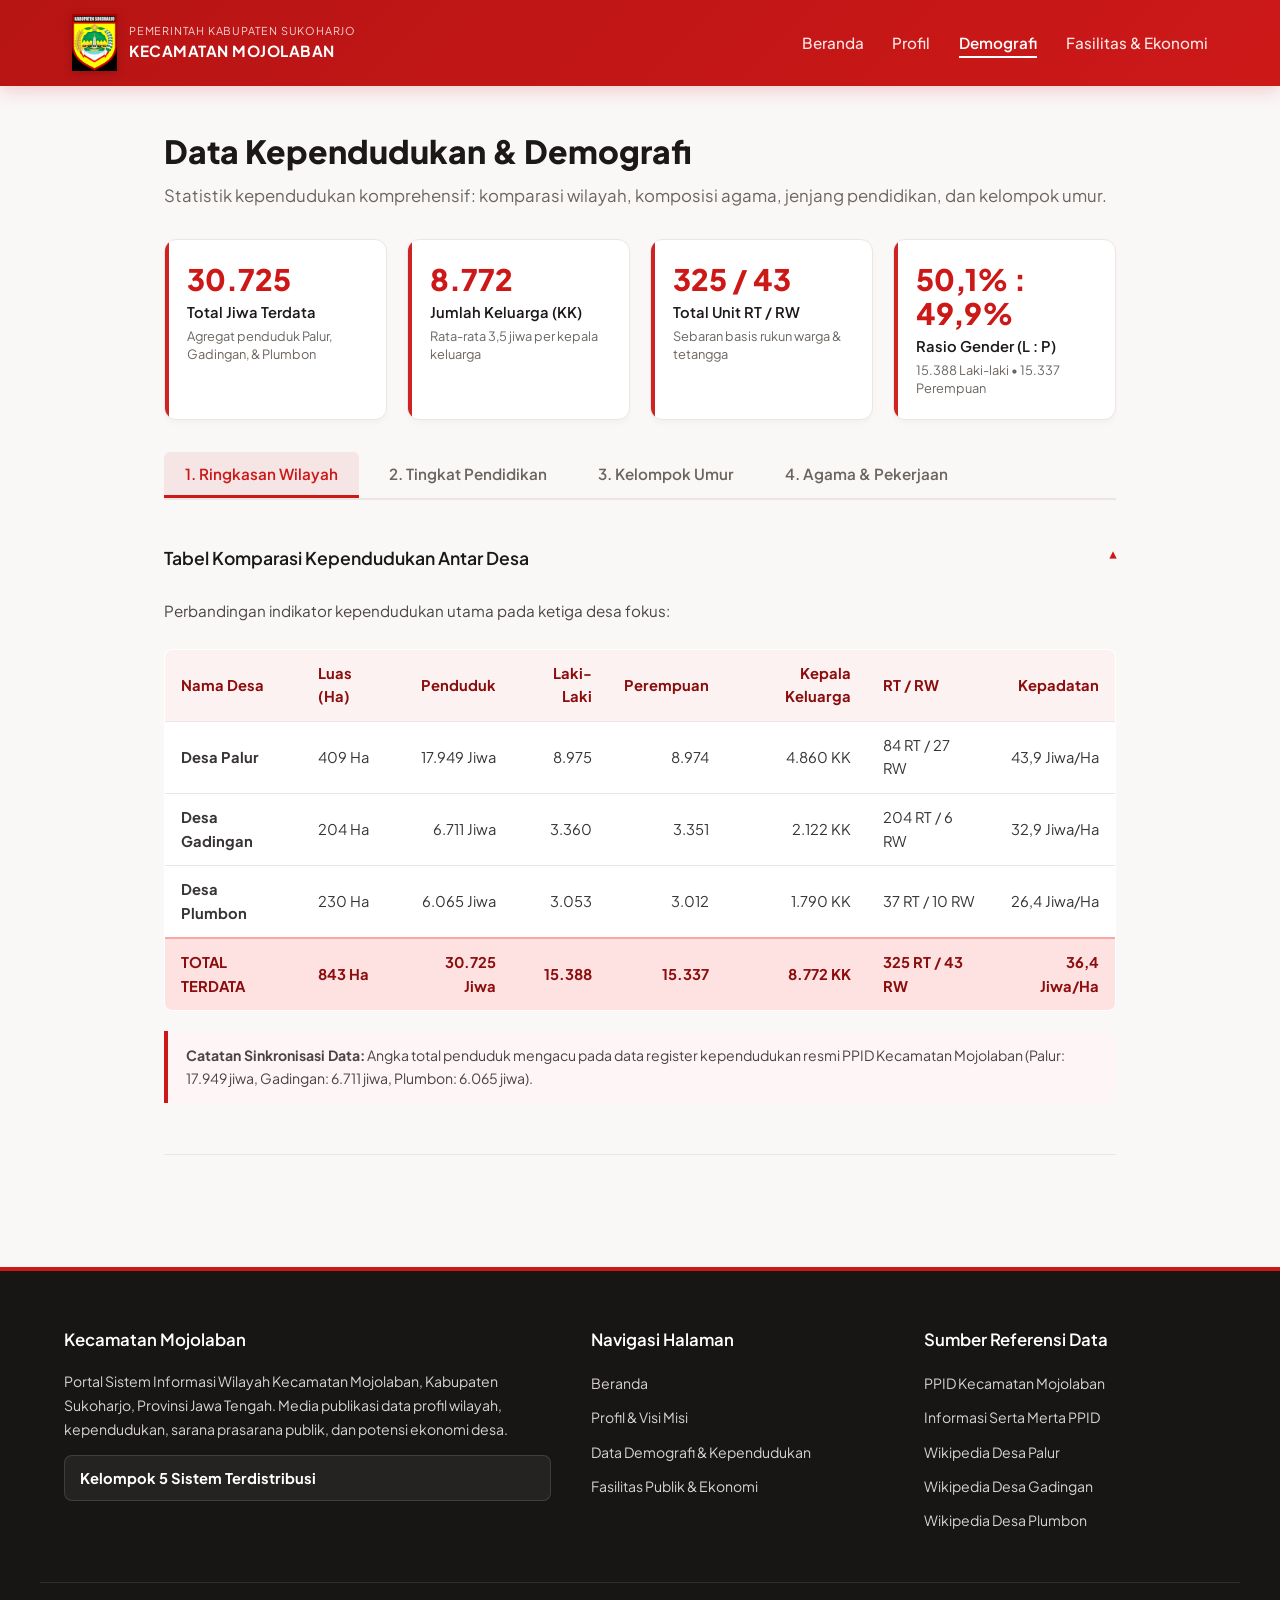
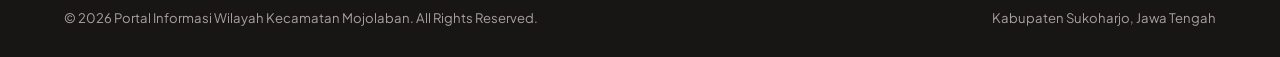
<file: demografi.html>
<!DOCTYPE html>
<html lang="id">
<head>
    <meta charset="UTF-8">
    <meta name="viewport" content="width=device-width, initial-scale=1.0">
    <meta name="description" content="Data Kependudukan, Demografi, Agama, Tingkat Pendidikan, dan Piramida Usia Wilayah Kecamatan Mojolaban, Kabupaten Sukoharjo.">
    <title>Data Demografi & Kependudukan - Kecamatan Mojolaban</title>
    <link rel="icon" href="logo-sukoharjo.jpg" type="image/jpeg">
    <link rel="stylesheet" href="style.css">
</head>
<body>
    <a href="#main-content" class="skip-link">Langsung ke Konten Utama</a>

    <header>
        <nav class="navbar">
            <a href="index.html" class="brand-container">
                <img src="logo-sukoharjo.jpg" alt="Logo Kabupaten Sukoharjo" class="logo-img" onerror="this.style.display='none'">
                <div class="brand-text">
                    <span>PEMERINTAH KABUPATEN SUKOHARJO</span>
                    <strong>KECAMATAN MOJOLABAN</strong>
                </div>
            </a>
            <button class="hamburger" aria-label="Toggle menu navigasi" aria-expanded="false">
                <span></span>
                <span></span>
                <span></span>
            </button>
            <ul class="nav-links" aria-hidden="false">
                <li><a href="index.html">Beranda</a></li>
                <li><a href="profil.html">Profil</a></li>
                <li><a href="demografi.html" class="active">Demografi</a></li>
                <li><a href="fasilitas.html">Fasilitas &amp; Ekonomi</a></li>
            </ul>
        </nav>
    </header>

    <main id="main-content" class="page-content">
        <div class="standard-content-container">
            <h1>Data Kependudukan &amp; Demografi</h1>
            <p class="subtitle" style="margin-bottom: 1.5rem;">Statistik kependudukan komprehensif: komparasi wilayah, komposisi agama, jenjang pendidikan, dan kelompok umur.</p>

            <!-- Ringkasan Kartu Metrik -->
            <div class="metric-grid">
                <div class="metric-card">
                    <div class="metric-number">30.725</div>
                    <div class="metric-label">Total Jiwa Terdata</div>
                    <div class="metric-desc">Agregat penduduk Palur, Gadingan, &amp; Plumbon</div>
                </div>
                <div class="metric-card">
                    <div class="metric-number">8.772</div>
                    <div class="metric-label">Jumlah Keluarga (KK)</div>
                    <div class="metric-desc">Rata-rata 3,5 jiwa per kepala keluarga</div>
                </div>
                <div class="metric-card">
                    <div class="metric-number">325 / 43</div>
                    <div class="metric-label">Total Unit RT / RW</div>
                    <div class="metric-desc">Sebaran basis rukun warga &amp; tetangga</div>
                </div>
                <div class="metric-card">
                    <div class="metric-number">50,1% : 49,9%</div>
                    <div class="metric-label">Rasio Gender (L : P)</div>
                    <div class="metric-desc">15.388 Laki-laki &bull; 15.337 Perempuan</div>
                </div>
            </div>

            <!-- Tab Switcher untuk Menjelajah Data -->
            <div class="tab-container" style="margin-top: 2rem;">
                <div class="tab-bar">
                    <button class="tab-btn active" onclick="switchTab(event, 'tab-ringkasan')">1. Ringkasan Wilayah</button>
                    <button class="tab-btn" onclick="switchTab(event, 'tab-pendidikan')">2. Tingkat Pendidikan</button>
                    <button class="tab-btn" onclick="switchTab(event, 'tab-umur')">3. Kelompok Umur</button>
                    <button class="tab-btn" onclick="switchTab(event, 'tab-agama')">4. Agama &amp; Pekerjaan</button>
                </div>

                <!-- TAB 1: Ringkasan Kependudukan -->
                <div id="tab-ringkasan" class="tab-panel active">
                    <div class="accordion-item open">
                        <div class="accordion-header" onclick="toggleAccordion(this)">
                            <span>Tabel Komparasi Kependudukan Antar Desa</span>
                            <span class="arrow-v">▾</span>
                        </div>
                        <div class="accordion-content">
                            <p>Perbandingan indikator kependudukan utama pada ketiga desa fokus:</p>
                            <div class="table-responsive">
                                <table class="data-table">
                                    <thead>
                                        <tr>
                                            <th>Nama Desa</th>
                                            <th>Luas (Ha)</th>
                                            <th class="num">Penduduk</th>
                                            <th class="num">Laki-Laki</th>
                                            <th class="num">Perempuan</th>
                                            <th class="num">Kepala Keluarga</th>
                                            <th>RT / RW</th>
                                            <th class="num">Kepadatan</th>
                                        </tr>
                                    </thead>
                                    <tbody>
                                        <tr>
                                            <td><strong>Desa Palur</strong></td>
                                            <td>409 Ha</td>
                                            <td class="num">17.949 Jiwa</td>
                                            <td class="num">8.975</td>
                                            <td class="num">8.974</td>
                                            <td class="num">4.860 KK</td>
                                            <td>84 RT / 27 RW</td>
                                            <td class="num">43,9 Jiwa/Ha</td>
                                        </tr>
                                        <tr>
                                            <td><strong>Desa Gadingan</strong></td>
                                            <td>204 Ha</td>
                                            <td class="num">6.711 Jiwa</td>
                                            <td class="num">3.360</td>
                                            <td class="num">3.351</td>
                                            <td class="num">2.122 KK</td>
                                            <td>204 RT / 6 RW</td>
                                            <td class="num">32,9 Jiwa/Ha</td>
                                        </tr>
                                        <tr>
                                            <td><strong>Desa Plumbon</strong></td>
                                            <td>230 Ha</td>
                                            <td class="num">6.065 Jiwa</td>
                                            <td class="num">3.053</td>
                                            <td class="num">3.012</td>
                                            <td class="num">1.790 KK</td>
                                            <td>37 RT / 10 RW</td>
                                            <td class="num">26,4 Jiwa/Ha</td>
                                        </tr>
                                        <tr class="total-row">
                                            <td><strong>TOTAL TERDATA</strong></td>
                                            <td><strong>843 Ha</strong></td>
                                            <td class="num"><strong>30.725 Jiwa</strong></td>
                                            <td class="num"><strong>15.388</strong></td>
                                            <td class="num"><strong>15.337</strong></td>
                                            <td class="num"><strong>8.772 KK</strong></td>
                                            <td><strong>325 RT / 43 RW</strong></td>
                                            <td class="num"><strong>36,4 Jiwa/Ha</strong></td>
                                        </tr>
                                    </tbody>
                                </table>
                            </div>

                            <div class="data-note">
                                <strong>Catatan Sinkronisasi Data:</strong> Angka total penduduk mengacu pada data register kependudukan resmi PPID Kecamatan Mojolaban (Palur: 17.949 jiwa, Gadingan: 6.711 jiwa, Plumbon: 6.065 jiwa).
                            </div>
                        </div>
                    </div>
                </div>

                <!-- TAB 2: Tingkat Pendidikan -->
                <div id="tab-pendidikan" class="tab-panel">
                    <div class="accordion-item open">
                        <div class="accordion-header" onclick="toggleAccordion(this)">
                            <span>Tingkat Pendidikan Terakhir Penduduk</span>
                            <span class="arrow-v">▾</span>
                        </div>
                        <div class="accordion-content">

                            <!-- Visualisasi Progress Bar Proporsi Pendidikan -->
                            <div class="feature-card" style="margin-bottom: 1.8rem; background: #ffffff;">
                                <div class="feature-card-header">
                                    <span class="feature-card-title">Grafik Proporsi Tingkat Pendidikan Penduduk</span>
                                    <span class="badge badge-red">27.287 Jiwa Terdata</span>
                                </div>
                                <p style="font-size: 0.9rem; color: var(--text-muted); margin-bottom: 1.25rem;">
                                    Visualisasi persentase jenjang pendidikan terakhir dari akumulasi seluruh penduduk terdata di Desa Palur, Gadingan, dan Plumbon:
                                </p>

                                <div class="progress-list">
                                    <div class="progress-wrap">
                                        <div class="progress-meta">
                                            <span><strong>SLTA / SMA / SMK Sederajat</strong> (7.541 Jiwa)</span>
                                            <span style="font-weight: 700; color: var(--primary-color);">27,6%</span>
                                        </div>
                                        <div class="progress-track">
                                            <div class="progress-fill" style="width: 27.6%;"></div>
                                        </div>
                                    </div>

                                    <div class="progress-wrap">
                                        <div class="progress-meta">
                                            <span><strong>Tidak / Belum Sekolah</strong> (5.355 Jiwa)</span>
                                            <span style="font-weight: 700; color: var(--primary-color);">19,6%</span>
                                        </div>
                                        <div class="progress-track">
                                            <div class="progress-fill" style="width: 19.6%;"></div>
                                        </div>
                                    </div>

                                    <div class="progress-wrap">
                                        <div class="progress-meta">
                                            <span><strong>Tamat SD / Sederajat</strong> (4.953 Jiwa)</span>
                                            <span style="font-weight: 700; color: var(--primary-color);">18,2%</span>
                                        </div>
                                        <div class="progress-track">
                                            <div class="progress-fill" style="width: 18.2%;"></div>
                                        </div>
                                    </div>

                                    <div class="progress-wrap">
                                        <div class="progress-meta">
                                            <span><strong>SLTP / SMP Sederajat</strong> (4.837 Jiwa)</span>
                                            <span style="font-weight: 700; color: var(--primary-color);">17,7%</span>
                                        </div>
                                        <div class="progress-track">
                                            <div class="progress-fill" style="width: 17.7%;"></div>
                                        </div>
                                    </div>

                                    <div class="progress-wrap">
                                        <div class="progress-meta">
                                            <span><strong>Belum Tamat SD</strong> (2.457 Jiwa)</span>
                                            <span style="font-weight: 700; color: var(--primary-color);">9,0%</span>
                                        </div>
                                        <div class="progress-track">
                                            <div class="progress-fill" style="width: 9.0%;"></div>
                                        </div>
                                    </div>

                                    <div class="progress-wrap">
                                        <div class="progress-meta">
                                            <span><strong>Diploma IV / Sarjana (S1)</strong> (1.275 Jiwa)</span>
                                            <span style="font-weight: 700; color: var(--primary-color);">4,7%</span>
                                        </div>
                                        <div class="progress-track">
                                            <div class="progress-fill" style="width: 4.7%;"></div>
                                        </div>
                                    </div>

                                    <div class="progress-wrap">
                                        <div class="progress-meta">
                                            <span><strong>Diploma III / Sarjana Muda</strong> (671 Jiwa)</span>
                                            <span style="font-weight: 700; color: var(--primary-color);">2,5%</span>
                                        </div>
                                        <div class="progress-track">
                                            <div class="progress-fill" style="width: 2.5%;"></div>
                                        </div>
                                    </div>

                                    <div class="progress-wrap">
                                        <div class="progress-meta">
                                            <span><strong>Pascasarjana (S2 / S3) &amp; Diploma I/II</strong> (198 Jiwa)</span>
                                            <span style="font-weight: 700; color: var(--primary-color);">0,7%</span>
                                        </div>
                                        <div class="progress-track">
                                            <div class="progress-fill" style="width: 0.7%;"></div>
                                        </div>
                                    </div>
                                </div>
                            </div>

                            <h4 style="margin: 1.8rem 0 0.5rem 0; color: var(--text-heading); font-size: 1.05rem;">Tabel Rincian Komparasi per Desa</h4>
                            <p>Distribusi data komparasi jenjang pendidikan terakhir penduduk antar desa fokus:</p>
                            <div class="table-responsive">
                                <table class="data-table">
                                    <thead>
                                        <tr>
                                            <th>Jenjang Pendidikan</th>
                                            <th class="num">Desa Palur</th>
                                            <th class="num">Desa Gadingan</th>
                                            <th class="num">Desa Plumbon</th>
                                            <th class="num">Total Akumulasi</th>
                                        </tr>
                                    </thead>
                                    <tbody>
                                        <tr>
                                            <td>Tidak / Belum Sekolah</td>
                                            <td class="num">3.028</td>
                                            <td class="num">1.219</td>
                                            <td class="num">1.108</td>
                                            <td class="num"><strong>5.355</strong></td>
                                        </tr>
                                        <tr>
                                            <td>Belum Tamat SD</td>
                                            <td class="num">1.194</td>
                                            <td class="num">695</td>
                                            <td class="num">568</td>
                                            <td class="num"><strong>2.457</strong></td>
                                        </tr>
                                        <tr>
                                            <td>Tamat SD / Sederajat</td>
                                            <td class="num">2.177</td>
                                            <td class="num">1.587</td>
                                            <td class="num">1.189</td>
                                            <td class="num"><strong>4.953</strong></td>
                                        </tr>
                                        <tr>
                                            <td>SLTP / SMP Sederajat</td>
                                            <td class="num">2.360</td>
                                            <td class="num">1.428</td>
                                            <td class="num">1.049</td>
                                            <td class="num"><strong>4.837</strong></td>
                                        </tr>
                                        <tr>
                                            <td>SLTA / SMA / SMK Sederajat</td>
                                            <td class="num">4.689</td>
                                            <td class="num">1.522</td>
                                            <td class="num">1.330</td>
                                            <td class="num"><strong>7.541</strong></td>
                                        </tr>
                                        <tr>
                                            <td>Diploma I / II</td>
                                            <td class="num">51</td>
                                            <td class="num">17</td>
                                            <td class="num">23</td>
                                            <td class="num"><strong>91</strong></td>
                                        </tr>
                                        <tr>
                                            <td>Diploma III / Sarjana Muda</td>
                                            <td class="num">480</td>
                                            <td class="num">78</td>
                                            <td class="num">113</td>
                                            <td class="num"><strong>671</strong></td>
                                        </tr>
                                        <tr>
                                            <td>Diploma IV / Sarjana (S1)</td>
                                            <td class="num">892</td>
                                            <td class="num">159</td>
                                            <td class="num">224</td>
                                            <td class="num"><strong>1.275</strong></td>
                                        </tr>
                                        <tr>
                                            <td>Magister / Pascasarjana (S2)</td>
                                            <td class="num">71</td>
                                            <td class="num">6</td>
                                            <td class="num">20</td>
                                            <td class="num"><strong>97</strong></td>
                                        </tr>
                                        <tr>
                                            <td>Doktor (S3)</td>
                                            <td class="num">9</td>
                                            <td class="num">0</td>
                                            <td class="num">1</td>
                                            <td class="num"><strong>10</strong></td>
                                        </tr>
                                        <tr class="total-row">
                                            <td><strong>JUMLAH PENDUDUK TERDATA</strong></td>
                                            <td class="num"><strong>14.951</strong></td>
                                            <td class="num"><strong>6.711</strong></td>
                                            <td class="num"><strong>5.625</strong></td>
                                            <td class="num"><strong>27.287</strong></td>
                                        </tr>
                                    </tbody>
                                </table>
                            </div>

                            <div class="data-note">
                                <strong>Wawasan Data Pendidikan:</strong> Lulusan tingkat SLTA/SMA/SMK merupakan kelompok pendidikan terbesar di wilayah fokus (27,6% / 7.541 jiwa), disusul tamatan SD (18,2%) dan SMP (17,7%). Sebanyak 2.144 warga tercatat telah menyelesaikan jenjang pendidikan tinggi (Diploma hingga Doktoral).
                            </div>
                        </div>
                    </div>
                </div>

                <!-- TAB 3: Kelompok Umur -->
                <div id="tab-umur" class="tab-panel">
                    <div class="accordion-item open">
                        <div class="accordion-header" onclick="toggleAccordion(this)">
                            <span>Distribusi Kelompok Umur Penduduk (Kohort 5 Tahunan)</span>
                            <span class="arrow-v">▾</span>
                        </div>
                        <div class="accordion-content">
                            <p>Data rentang usia penduduk menunjukkan proporsi usia produktif yang sangat dominan:</p>
                            <div class="table-responsive">
                                <table class="data-table">
                                    <thead>
                                        <tr>
                                            <th>Rentang Umur (Tahun)</th>
                                            <th class="num">Desa Palur</th>
                                            <th class="num">Desa Gadingan</th>
                                            <th class="num">Desa Plumbon</th>
                                            <th class="num">Total Kohort</th>
                                        </tr>
                                    </thead>
                                    <tbody>
                                        <tr>
                                            <td>0 – 4 Tahun (Balita)</td>
                                            <td class="num">947</td>
                                            <td class="num">352</td>
                                            <td class="num">321</td>
                                            <td class="num"><strong>1.620</strong></td>
                                        </tr>
                                        <tr>
                                            <td>5 – 9 Tahun (Anak-anak)</td>
                                            <td class="num">1.166</td>
                                            <td class="num">501</td>
                                            <td class="num">443</td>
                                            <td class="num"><strong>2.110</strong></td>
                                        </tr>
                                        <tr>
                                            <td>10 – 14 Tahun</td>
                                            <td class="num">1.076</td>
                                            <td class="num">520</td>
                                            <td class="num">419</td>
                                            <td class="num"><strong>2.015</strong></td>
                                        </tr>
                                        <tr>
                                            <td>15 – 19 Tahun (Remaja)</td>
                                            <td class="num">1.073</td>
                                            <td class="num">520</td>
                                            <td class="num">417</td>
                                            <td class="num"><strong>2.010</strong></td>
                                        </tr>
                                        <tr>
                                            <td>20 – 24 Tahun</td>
                                            <td class="num">1.179</td>
                                            <td class="num">572</td>
                                            <td class="num">478</td>
                                            <td class="num"><strong>2.229</strong></td>
                                        </tr>
                                        <tr>
                                            <td>25 – 29 Tahun</td>
                                            <td class="num">1.248</td>
                                            <td class="num">439</td>
                                            <td class="num">384</td>
                                            <td class="num"><strong>2.071</strong></td>
                                        </tr>
                                        <tr>
                                            <td>30 – 34 Tahun</td>
                                            <td class="num">1.224</td>
                                            <td class="num">463</td>
                                            <td class="num">407</td>
                                            <td class="num"><strong>2.094</strong></td>
                                        </tr>
                                        <tr>
                                            <td>35 – 39 Tahun</td>
                                            <td class="num">1.158</td>
                                            <td class="num">504</td>
                                            <td class="num">351</td>
                                            <td class="num"><strong>2.013</strong></td>
                                        </tr>
                                        <tr>
                                            <td>40 – 44 Tahun</td>
                                            <td class="num">1.180</td>
                                            <td class="num">561</td>
                                            <td class="num">482</td>
                                            <td class="num"><strong>2.223</strong></td>
                                        </tr>
                                        <tr>
                                            <td>45 – 49 Tahun</td>
                                            <td class="num">1.070</td>
                                            <td class="num">503</td>
                                            <td class="num">464</td>
                                            <td class="num"><strong>2.037</strong></td>
                                        </tr>
                                        <tr>
                                            <td>50 – 54 Tahun</td>
                                            <td class="num">922</td>
                                            <td class="num">444</td>
                                            <td class="num">386</td>
                                            <td class="num"><strong>1.752</strong></td>
                                        </tr>
                                        <tr>
                                            <td>55 – 59 Tahun</td>
                                            <td class="num">922</td>
                                            <td class="num">446</td>
                                            <td class="num">332</td>
                                            <td class="num"><strong>1.700</strong></td>
                                        </tr>
                                        <tr>
                                            <td>60 – 64 Tahun</td>
                                            <td class="num">671</td>
                                            <td class="num">355</td>
                                            <td class="num">266</td>
                                            <td class="num"><strong>1.292</strong></td>
                                        </tr>
                                        <tr>
                                            <td>65 – 69 Tahun</td>
                                            <td class="num">477</td>
                                            <td class="num">219</td>
                                            <td class="num">227</td>
                                            <td class="num"><strong>923</strong></td>
                                        </tr>
                                        <tr>
                                            <td>70 – 75 Tahun</td>
                                            <td class="num">305</td>
                                            <td class="num">160</td>
                                            <td class="num">123</td>
                                            <td class="num"><strong>588</strong></td>
                                        </tr>
                                        <tr>
                                            <td>&gt; 75 Tahun (Lansia Tua)</td>
                                            <td class="num">327</td>
                                            <td class="num">152</td>
                                            <td class="num">125</td>
                                            <td class="num"><strong>604</strong></td>
                                        </tr>
                                        <tr class="total-row">
                                            <td><strong>TOTAL JIWA TERDATA</strong></td>
                                            <td class="num"><strong>14.951</strong></td>
                                            <td class="num"><strong>6.711</strong></td>
                                            <td class="num"><strong>5.625</strong></td>
                                            <td class="num"><strong>27.287</strong></td>
                                        </tr>
                                    </tbody>
                                </table>
                            </div>
                        </div>
                    </div>
                </div>

                <!-- TAB 4: Agama & Pekerjaan -->
                <div id="tab-agama" class="tab-panel">
                    <div class="accordion-item open">
                        <div class="accordion-header" onclick="toggleAccordion(this)">
                            <span>Komposisi Pemeluk Agama</span>
                            <span class="arrow-v">▾</span>
                        </div>
                        <div class="accordion-content">
                            <p>Data pemeluk agama di ketiga desa memperlihatkan keharmonisan dan kerukunan warga:</p>
                            
                            <div class="table-responsive" style="margin-bottom: 1.5rem;">
                                <table class="data-table">
                                    <thead>
                                        <tr>
                                            <th>Agama</th>
                                            <th class="num">Desa Palur</th>
                                            <th class="num">Desa Gadingan</th>
                                            <th class="num">Desa Plumbon</th>
                                            <th class="num">Total</th>
                                        </tr>
                                    </thead>
                                    <tbody>
                                        <tr>
                                            <td>Islam</td>
                                            <td class="num">17.649</td>
                                            <td class="num">6.258</td>
                                            <td class="num">5.577</td>
                                            <td class="num"><strong>29.484</strong></td>
                                        </tr>
                                        <tr>
                                            <td>Kristen Protestan</td>
                                            <td class="num">118</td>
                                            <td class="num">189</td>
                                            <td class="num">355</td>
                                            <td class="num"><strong>662</strong></td>
                                        </tr>
                                        <tr>
                                            <td>Katolik</td>
                                            <td class="num">154</td>
                                            <td class="num">264</td>
                                            <td class="num">128</td>
                                            <td class="num"><strong>546</strong></td>
                                        </tr>
                                        <tr>
                                            <td>Hindu</td>
                                            <td class="num">18</td>
                                            <td class="num">0</td>
                                            <td class="num">4</td>
                                            <td class="num"><strong>22</strong></td>
                                        </tr>
                                        <tr>
                                            <td>Buddha</td>
                                            <td class="num">10</td>
                                            <td class="num">0</td>
                                            <td class="num">1</td>
                                            <td class="num"><strong>11</strong></td>
                                        </tr>
                                        <tr>
                                            <td>Konghucu / Lainnya</td>
                                            <td class="num">0</td>
                                            <td class="num">0</td>
                                            <td class="num">0</td>
                                            <td class="num"><strong>0</strong></td>
                                        </tr>
                                        <tr class="total-row">
                                            <td><strong>TOTAL PENDUDUK</strong></td>
                                            <td class="num"><strong>17.949</strong></td>
                                            <td class="num"><strong>6.711</strong></td>
                                            <td class="num"><strong>6.065</strong></td>
                                            <td class="num"><strong>30.725</strong></td>
                                        </tr>
                                    </tbody>
                                </table>
                            </div>

                            <h4 style="margin: 1.5rem 0 0.5rem 0; color: var(--primary-color);">Struktur Pekerjaan &amp; Mata Pencaharian</h4>
                            <div class="info-grid">
                                <div class="info-box">
                                    <strong>Desa Palur</strong>
                                    <span style="font-size: 0.95rem; font-weight: 600;">Buruh Industri Manufaktur, Pedagang, Pelaku Jasa, &amp; PNS</span>
                                </div>
                                <div class="info-box">
                                    <strong>Desa Gadingan</strong>
                                    <span style="font-size: 0.95rem; font-weight: 600;">Home Industry Shuttlecock, Olahan Pangan (Karak/Rambak), &amp; Petani</span>
                                </div>
                                <div class="info-box">
                                    <strong>Desa Plumbon</strong>
                                    <span style="font-size: 0.95rem; font-weight: 600;">Wirausaha Kerupuk Karak Gurih &amp; Kerajinan Kain Pantai</span>
                                </div>
                            </div>
                        </div>
                    </div>
                </div>

            </div>
        </div>
    </main>

    <footer>
        <div class="footer-content">
            <div class="footer-col">
                <h4>Kecamatan Mojolaban</h4>
                <p>Portal Sistem Informasi Wilayah Kecamatan Mojolaban, Kabupaten Sukoharjo, Provinsi Jawa Tengah. Media publikasi data profil wilayah, kependudukan, sarana prasarana publik, dan potensi ekonomi desa.</p>
                <div class="student-badges">
                    <div class="student-card">
                        <strong>Kelompok 5 Sistem Terdistribusi</strong>
                    </div>
                </div>
            </div>
            <div class="footer-col">
                <h4>Navigasi Halaman</h4>
                <ul>
                    <li><a href="index.html">Beranda</a></li>
                    <li><a href="profil.html">Profil &amp; Visi Misi</a></li>
                    <li><a href="demografi.html">Data Demografi &amp; Kependudukan</a></li>
                    <li><a href="fasilitas.html">Fasilitas Publik &amp; Ekonomi</a></li>
                </ul>
            </div>
            <div class="footer-col">
                <h4>Sumber Referensi Data</h4>
                <ul>
                    <li><a href="https://ppid.mojolaban.sukoharjokab.go.id/profil/tentang" target="_blank" rel="noopener noreferrer">PPID Kecamatan Mojolaban</a></li>
                    <li><a href="https://ppid.mojolaban.sukoharjokab.go.id/informasi/setiapsaat" target="_blank" rel="noopener noreferrer">Informasi Serta Merta PPID</a></li>
                    <li><a href="https://id.wikipedia.org/wiki/Palur,_Mojolaban,_Sukoharjo" target="_blank" rel="noopener noreferrer">Wikipedia Desa Palur</a></li>
                    <li><a href="https://id.wikipedia.org/wiki/Gadingan,_Mojolaban,_Sukoharjo" target="_blank" rel="noopener noreferrer">Wikipedia Desa Gadingan</a></li>
                    <li><a href="https://id.wikipedia.org/wiki/Plumbon,_Mojolaban,_Sukoharjo" target="_blank" rel="noopener noreferrer">Wikipedia Desa Plumbon</a></li>
                </ul>
            </div>
        </div>
        <div class="footer-bottom">
            <span>&copy; 2026 Portal Informasi Wilayah Kecamatan Mojolaban. All Rights Reserved.</span>
            <span>Kabupaten Sukoharjo, Jawa Tengah</span>
        </div>
    </footer>

    <script src="script.js"></script>
</body>
</html>
</file>
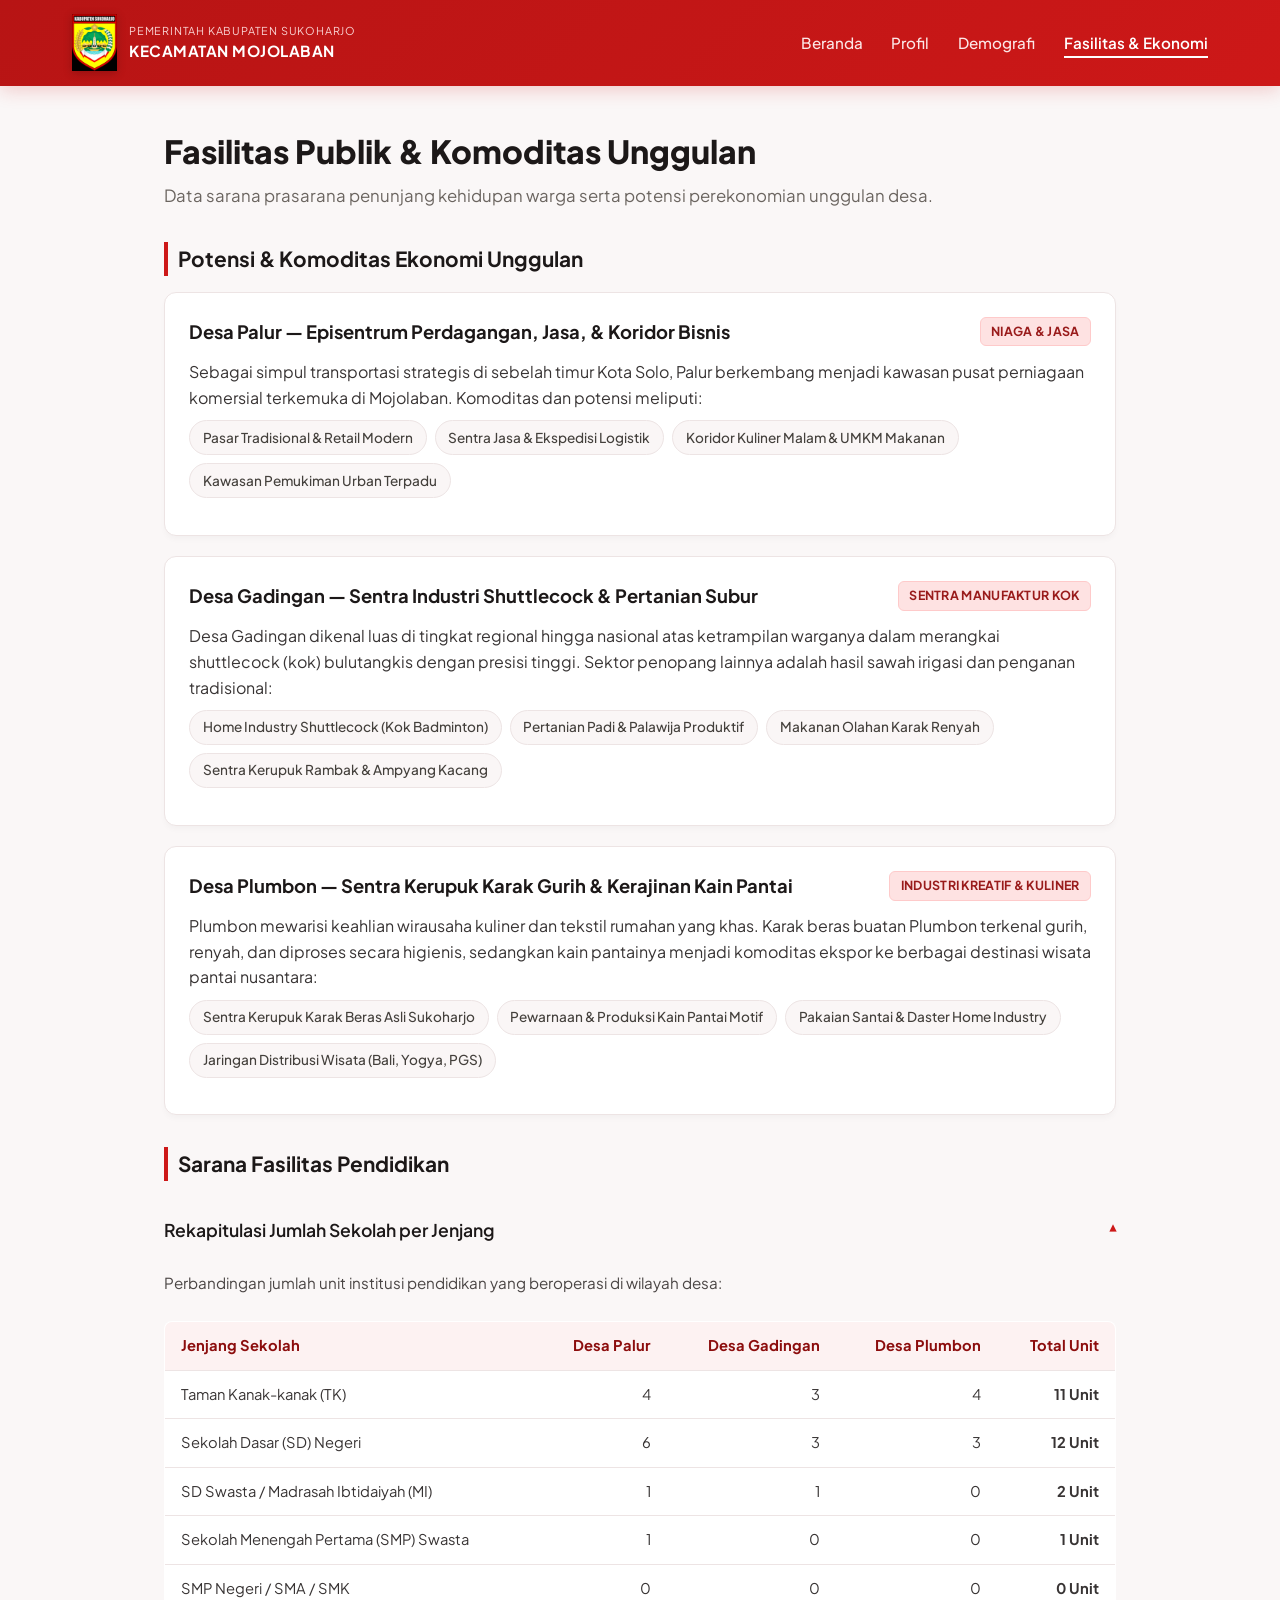
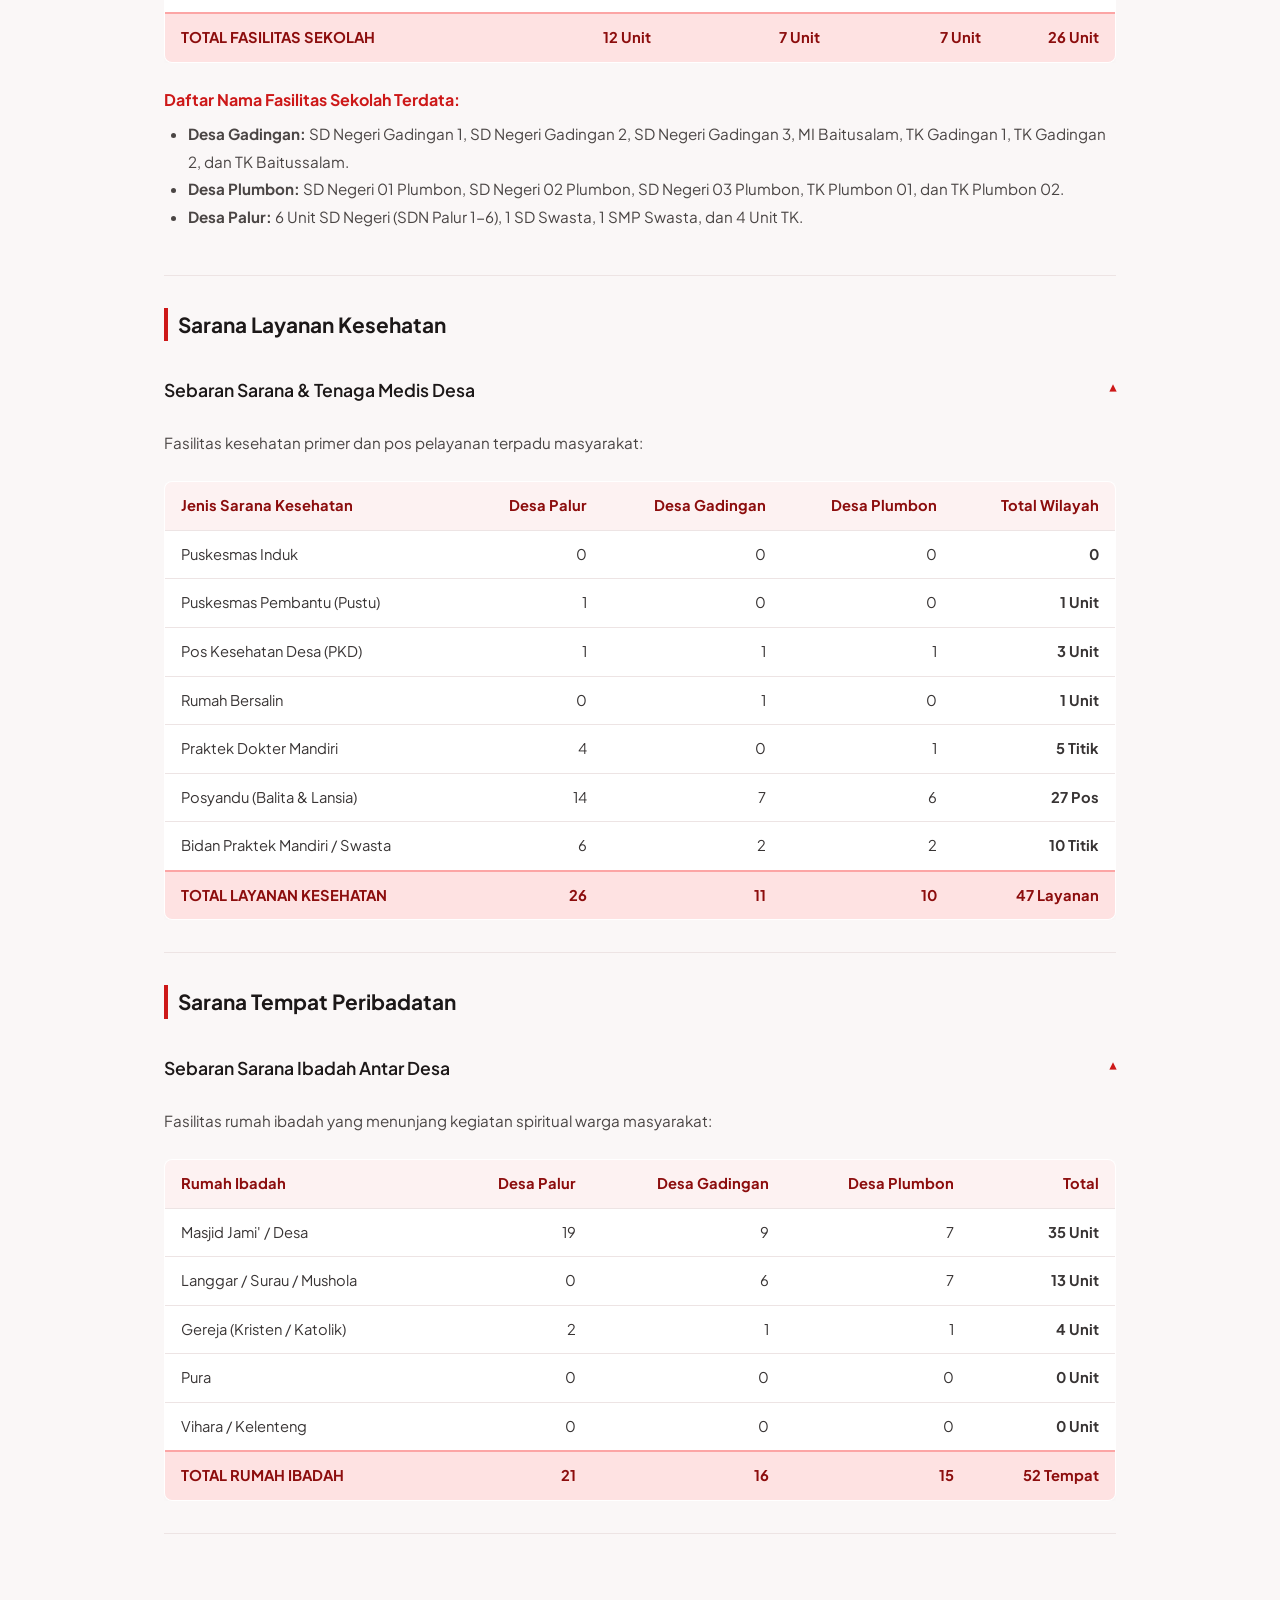
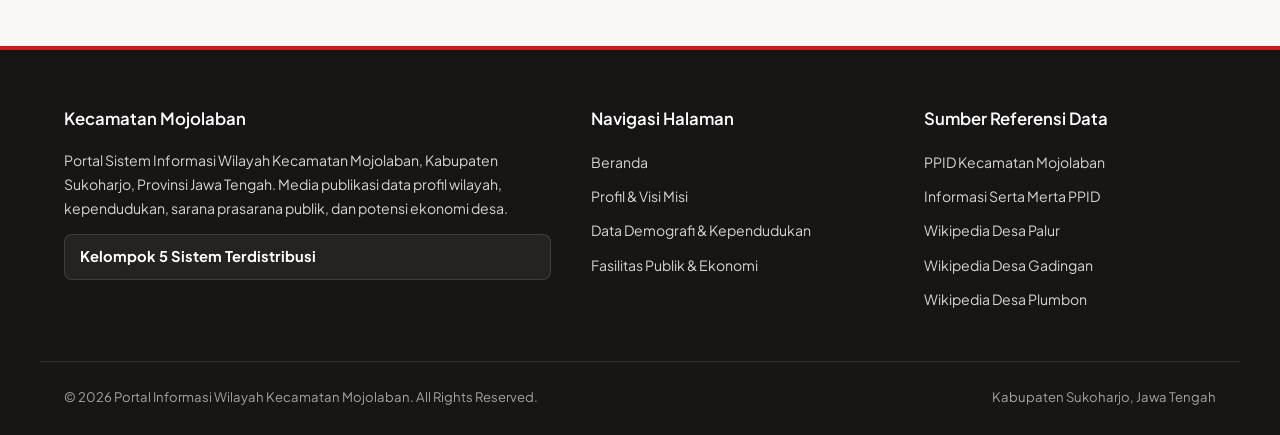
<file: fasilitas.html>
<!DOCTYPE html>
<html lang="id">
<head>
    <meta charset="UTF-8">
    <meta name="viewport" content="width=device-width, initial-scale=1.0">
    <meta name="description" content="Informasi Fasilitas Pendidikan, Sarana Kesehatan, Tempat Ibadah, dan Komoditas Ekonomi Unggulan Desa di Kecamatan Mojolaban.">
    <title>Fasilitas & Ekonomi - Kecamatan Mojolaban</title>
    <link rel="icon" href="logo-sukoharjo.jpg" type="image/jpeg">
    <link rel="stylesheet" href="style.css">
</head>
<body>
    <a href="#main-content" class="skip-link">Langsung ke Konten Utama</a>

    <header>
        <nav class="navbar">
            <a href="index.html" class="brand-container">
                <img src="logo-sukoharjo.jpg" alt="Logo Kabupaten Sukoharjo" class="logo-img" onerror="this.style.display='none'">
                <div class="brand-text">
                    <span>PEMERINTAH KABUPATEN SUKOHARJO</span>
                    <strong>KECAMATAN MOJOLABAN</strong>
                </div>
            </a>
            <button class="hamburger" aria-label="Toggle menu navigasi" aria-expanded="false">
                <span></span>
                <span></span>
                <span></span>
            </button>
            <ul class="nav-links" aria-hidden="false">
                <li><a href="index.html">Beranda</a></li>
                <li><a href="profil.html">Profil</a></li>
                <li><a href="demografi.html">Demografi</a></li>
                <li><a href="fasilitas.html" class="active">Fasilitas &amp; Ekonomi</a></li>
            </ul>
        </nav>
    </header>

    <main id="main-content" class="page-content">
        <div class="standard-content-container">
            <h1>Fasilitas Publik &amp; Komoditas Unggulan</h1>
            <p class="subtitle" style="margin-bottom: 2rem;">Data sarana prasarana penunjang kehidupan warga serta potensi perekonomian unggulan desa.</p>

            <!-- 1. Bagian Komoditas Unggulan Ekonomi -->
            <h2 class="sub-heading" style="margin-top: 0;">Potensi &amp; Komoditas Ekonomi Unggulan</h2>

            <!-- Palur -->
            <div class="feature-card">
                <div class="feature-card-header">
                    <span class="feature-card-title">Desa Palur &mdash; Episentrum Perdagangan, Jasa, &amp; Koridor Bisnis</span>
                    <span class="badge badge-amber">Niaga &amp; Jasa</span>
                </div>
                <p>Sebagai simpul transportasi strategis di sebelah timur Kota Solo, Palur berkembang menjadi kawasan pusat perniagaan komersial terkemuka di Mojolaban. Komoditas dan potensi meliputi:</p>
                <div class="chips-container" style="margin-top: 0.6rem;">
                    <span class="chip">Pasar Tradisional &amp; Retail Modern</span>
                    <span class="chip">Sentra Jasa &amp; Ekspedisi Logistik</span>
                    <span class="chip">Koridor Kuliner Malam &amp; UMKM Makanan</span>
                    <span class="chip">Kawasan Pemukiman Urban Terpadu</span>
                </div>
            </div>

            <!-- Gadingan -->
            <div class="feature-card">
                <div class="feature-card-header">
                    <span class="feature-card-title">Desa Gadingan &mdash; Sentra Industri Shuttlecock &amp; Pertanian Subur</span>
                    <span class="badge badge-amber">Sentra Manufaktur Kok</span>
                </div>
                <p>Desa Gadingan dikenal luas di tingkat regional hingga nasional atas ketrampilan warganya dalam merangkai shuttlecock (kok) bulutangkis dengan presisi tinggi. Sektor penopang lainnya adalah hasil sawah irigasi dan penganan tradisional:</p>
                <div class="chips-container" style="margin-top: 0.6rem;">
                    <span class="chip">Home Industry Shuttlecock (Kok Badminton)</span>
                    <span class="chip">Pertanian Padi &amp; Palawija Produktif</span>
                    <span class="chip">Makanan Olahan Karak Renyah</span>
                    <span class="chip">Sentra Kerupuk Rambak &amp; Ampyang Kacang</span>
                </div>
            </div>

            <!-- Plumbon -->
            <div class="feature-card">
                <div class="feature-card-header">
                    <span class="feature-card-title">Desa Plumbon &mdash; Sentra Kerupuk Karak Gurih &amp; Kerajinan Kain Pantai</span>
                    <span class="badge badge-amber">Industri Kreatif &amp; Kuliner</span>
                </div>
                <p>Plumbon mewarisi keahlian wirausaha kuliner dan tekstil rumahan yang khas. Karak beras buatan Plumbon terkenal gurih, renyah, dan diproses secara higienis, sedangkan kain pantainya menjadi komoditas ekspor ke berbagai destinasi wisata pantai nusantara:</p>
                <div class="chips-container" style="margin-top: 0.6rem;">
                    <span class="chip">Sentra Kerupuk Karak Beras Asli Sukoharjo</span>
                    <span class="chip">Pewarnaan &amp; Produksi Kain Pantai Motif</span>
                    <span class="chip">Pakaian Santai &amp; Daster Home Industry</span>
                    <span class="chip">Jaringan Distribusi Wisata (Bali, Yogya, PGS)</span>
                </div>
            </div>

            <!-- 2. Fasilitas Pendidikan -->
            <h2 class="sub-heading">Sarana Fasilitas Pendidikan</h2>

            <div class="accordion-item open">
                <div class="accordion-header" onclick="toggleAccordion(this)">
                    <span>Rekapitulasi Jumlah Sekolah per Jenjang</span>
                    <span class="arrow-v">▾</span>
                </div>
                <div class="accordion-content">
                    <p>Perbandingan jumlah unit institusi pendidikan yang beroperasi di wilayah desa:</p>
                    <div class="table-responsive">
                        <table class="data-table">
                            <thead>
                                <tr>
                                    <th>Jenjang Sekolah</th>
                                    <th class="num">Desa Palur</th>
                                    <th class="num">Desa Gadingan</th>
                                    <th class="num">Desa Plumbon</th>
                                    <th class="num">Total Unit</th>
                                </tr>
                            </thead>
                            <tbody>
                                <tr>
                                    <td>Taman Kanak-kanak (TK)</td>
                                    <td class="num">4</td>
                                    <td class="num">3</td>
                                    <td class="num">4</td>
                                    <td class="num"><strong>11 Unit</strong></td>
                                </tr>
                                <tr>
                                    <td>Sekolah Dasar (SD) Negeri</td>
                                    <td class="num">6</td>
                                    <td class="num">3</td>
                                    <td class="num">3</td>
                                    <td class="num"><strong>12 Unit</strong></td>
                                </tr>
                                <tr>
                                    <td>SD Swasta / Madrasah Ibtidaiyah (MI)</td>
                                    <td class="num">1</td>
                                    <td class="num">1</td>
                                    <td class="num">0</td>
                                    <td class="num"><strong>2 Unit</strong></td>
                                </tr>
                                <tr>
                                    <td>Sekolah Menengah Pertama (SMP) Swasta</td>
                                    <td class="num">1</td>
                                    <td class="num">0</td>
                                    <td class="num">0</td>
                                    <td class="num"><strong>1 Unit</strong></td>
                                </tr>
                                <tr>
                                    <td>SMP Negeri / SMA / SMK</td>
                                    <td class="num">0</td>
                                    <td class="num">0</td>
                                    <td class="num">0</td>
                                    <td class="num"><strong>0 Unit</strong></td>
                                </tr>
                                <tr class="total-row">
                                    <td><strong>TOTAL FASILITAS SEKOLAH</strong></td>
                                    <td class="num"><strong>12 Unit</strong></td>
                                    <td class="num"><strong>7 Unit</strong></td>
                                    <td class="num"><strong>7 Unit</strong></td>
                                    <td class="num"><strong>26 Unit</strong></td>
                                </tr>
                            </tbody>
                        </table>
                    </div>

                    <h4 style="margin: 1.5rem 0 0.5rem 0; color: var(--primary-color);">Daftar Nama Fasilitas Sekolah Terdata:</h4>
                    <ul style="padding-left: 1.5rem; line-height: 1.8; font-size: 0.95rem;">
                        <li><strong>Desa Gadingan:</strong> SD Negeri Gadingan 1, SD Negeri Gadingan 2, SD Negeri Gadingan 3, MI Baitusalam, TK Gadingan 1, TK Gadingan 2, dan TK Baitussalam.</li>
                        <li><strong>Desa Plumbon:</strong> SD Negeri 01 Plumbon, SD Negeri 02 Plumbon, SD Negeri 03 Plumbon, TK Plumbon 01, dan TK Plumbon 02.</li>
                        <li><strong>Desa Palur:</strong> 6 Unit SD Negeri (SDN Palur 1-6), 1 SD Swasta, 1 SMP Swasta, dan 4 Unit TK.</li>
                    </ul>
                </div>
            </div>

            <!-- 3. Fasilitas Sarana Kesehatan -->
            <h2 class="sub-heading">Sarana Layanan Kesehatan</h2>

            <div class="accordion-item open">
                <div class="accordion-header" onclick="toggleAccordion(this)">
                    <span>Sebaran Sarana &amp; Tenaga Medis Desa</span>
                    <span class="arrow-v">▾</span>
                </div>
                <div class="accordion-content">
                    <p>Fasilitas kesehatan primer dan pos pelayanan terpadu masyarakat:</p>
                    <div class="table-responsive">
                        <table class="data-table">
                            <thead>
                                <tr>
                                    <th>Jenis Sarana Kesehatan</th>
                                    <th class="num">Desa Palur</th>
                                    <th class="num">Desa Gadingan</th>
                                    <th class="num">Desa Plumbon</th>
                                    <th class="num">Total Wilayah</th>
                                </tr>
                            </thead>
                            <tbody>
                                <tr>
                                    <td>Puskesmas Induk</td>
                                    <td class="num">0</td>
                                    <td class="num">0</td>
                                    <td class="num">0</td>
                                    <td class="num"><strong>0</strong></td>
                                </tr>
                                <tr>
                                    <td>Puskesmas Pembantu (Pustu)</td>
                                    <td class="num">1</td>
                                    <td class="num">0</td>
                                    <td class="num">0</td>
                                    <td class="num"><strong>1 Unit</strong></td>
                                </tr>
                                <tr>
                                    <td>Pos Kesehatan Desa (PKD)</td>
                                    <td class="num">1</td>
                                    <td class="num">1</td>
                                    <td class="num">1</td>
                                    <td class="num"><strong>3 Unit</strong></td>
                                </tr>
                                <tr>
                                    <td>Rumah Bersalin</td>
                                    <td class="num">0</td>
                                    <td class="num">1</td>
                                    <td class="num">0</td>
                                    <td class="num"><strong>1 Unit</strong></td>
                                </tr>
                                <tr>
                                    <td>Praktek Dokter Mandiri</td>
                                    <td class="num">4</td>
                                    <td class="num">0</td>
                                    <td class="num">1</td>
                                    <td class="num"><strong>5 Titik</strong></td>
                                </tr>
                                <tr>
                                    <td>Posyandu (Balita &amp; Lansia)</td>
                                    <td class="num">14</td>
                                    <td class="num">7</td>
                                    <td class="num">6</td>
                                    <td class="num"><strong>27 Pos</strong></td>
                                </tr>
                                <tr>
                                    <td>Bidan Praktek Mandiri / Swasta</td>
                                    <td class="num">6</td>
                                    <td class="num">2</td>
                                    <td class="num">2</td>
                                    <td class="num"><strong>10 Titik</strong></td>
                                </tr>
                                <tr class="total-row">
                                    <td><strong>TOTAL LAYANAN KESEHATAN</strong></td>
                                    <td class="num"><strong>26</strong></td>
                                    <td class="num"><strong>11</strong></td>
                                    <td class="num"><strong>10</strong></td>
                                    <td class="num"><strong>47 Layanan</strong></td>
                                </tr>
                            </tbody>
                        </table>
                    </div>
                </div>
            </div>

            <!-- 4. Sarana Tempat Ibadah -->
            <h2 class="sub-heading">Sarana Tempat Peribadatan</h2>

            <div class="accordion-item open">
                <div class="accordion-header" onclick="toggleAccordion(this)">
                    <span>Sebaran Sarana Ibadah Antar Desa</span>
                    <span class="arrow-v">▾</span>
                </div>
                <div class="accordion-content">
                    <p>Fasilitas rumah ibadah yang menunjang kegiatan spiritual warga masyarakat:</p>
                    <div class="table-responsive">
                        <table class="data-table">
                            <thead>
                                <tr>
                                    <th>Rumah Ibadah</th>
                                    <th class="num">Desa Palur</th>
                                    <th class="num">Desa Gadingan</th>
                                    <th class="num">Desa Plumbon</th>
                                    <th class="num">Total</th>
                                </tr>
                            </thead>
                            <tbody>
                                <tr>
                                    <td>Masjid Jami' / Desa</td>
                                    <td class="num">19</td>
                                    <td class="num">9</td>
                                    <td class="num">7</td>
                                    <td class="num"><strong>35 Unit</strong></td>
                                </tr>
                                <tr>
                                    <td>Langgar / Surau / Mushola</td>
                                    <td class="num">0</td>
                                    <td class="num">6</td>
                                    <td class="num">7</td>
                                    <td class="num"><strong>13 Unit</strong></td>
                                </tr>
                                <tr>
                                    <td>Gereja (Kristen / Katolik)</td>
                                    <td class="num">2</td>
                                    <td class="num">1</td>
                                    <td class="num">1</td>
                                    <td class="num"><strong>4 Unit</strong></td>
                                </tr>
                                <tr>
                                    <td>Pura</td>
                                    <td class="num">0</td>
                                    <td class="num">0</td>
                                    <td class="num">0</td>
                                    <td class="num"><strong>0 Unit</strong></td>
                                </tr>
                                <tr>
                                    <td>Vihara / Kelenteng</td>
                                    <td class="num">0</td>
                                    <td class="num">0</td>
                                    <td class="num">0</td>
                                    <td class="num"><strong>0 Unit</strong></td>
                                </tr>
                                <tr class="total-row">
                                    <td><strong>TOTAL RUMAH IBADAH</strong></td>
                                    <td class="num"><strong>21</strong></td>
                                    <td class="num"><strong>16</strong></td>
                                    <td class="num"><strong>15</strong></td>
                                    <td class="num"><strong>52 Tempat</strong></td>
                                </tr>
                            </tbody>
                        </table>
                    </div>
                </div>
            </div>

        </div>
    </main>

    <footer>
        <div class="footer-content">
            <div class="footer-col">
                <h4>Kecamatan Mojolaban</h4>
                <p>Portal Sistem Informasi Wilayah Kecamatan Mojolaban, Kabupaten Sukoharjo, Provinsi Jawa Tengah. Media publikasi data profil wilayah, kependudukan, sarana prasarana publik, dan potensi ekonomi desa.</p>
                <div class="student-badges">
                    <div class="student-card">
                        <strong>Kelompok 5 Sistem Terdistribusi</strong>
                    </div>
                </div>
            </div>
            <div class="footer-col">
                <h4>Navigasi Halaman</h4>
                <ul>
                    <li><a href="index.html">Beranda</a></li>
                    <li><a href="profil.html">Profil &amp; Visi Misi</a></li>
                    <li><a href="demografi.html">Data Demografi &amp; Kependudukan</a></li>
                    <li><a href="fasilitas.html">Fasilitas Publik &amp; Ekonomi</a></li>
                </ul>
            </div>
            <div class="footer-col">
                <h4>Sumber Referensi Data</h4>
                <ul>
                    <li><a href="https://ppid.mojolaban.sukoharjokab.go.id/profil/tentang" target="_blank" rel="noopener noreferrer">PPID Kecamatan Mojolaban</a></li>
                    <li><a href="https://ppid.mojolaban.sukoharjokab.go.id/informasi/setiapsaat" target="_blank" rel="noopener noreferrer">Informasi Serta Merta PPID</a></li>
                    <li><a href="https://id.wikipedia.org/wiki/Palur,_Mojolaban,_Sukoharjo" target="_blank" rel="noopener noreferrer">Wikipedia Desa Palur</a></li>
                    <li><a href="https://id.wikipedia.org/wiki/Gadingan,_Mojolaban,_Sukoharjo" target="_blank" rel="noopener noreferrer">Wikipedia Desa Gadingan</a></li>
                    <li><a href="https://id.wikipedia.org/wiki/Plumbon,_Mojolaban,_Sukoharjo" target="_blank" rel="noopener noreferrer">Wikipedia Desa Plumbon</a></li>
                </ul>
            </div>
        </div>
        <div class="footer-bottom">
            <span>&copy; 2026 Portal Informasi Wilayah Kecamatan Mojolaban. All Rights Reserved.</span>
            <span>Kabupaten Sukoharjo, Jawa Tengah</span>
        </div>
    </footer>

    <script src="script.js"></script>
</body>
</html>
</file>
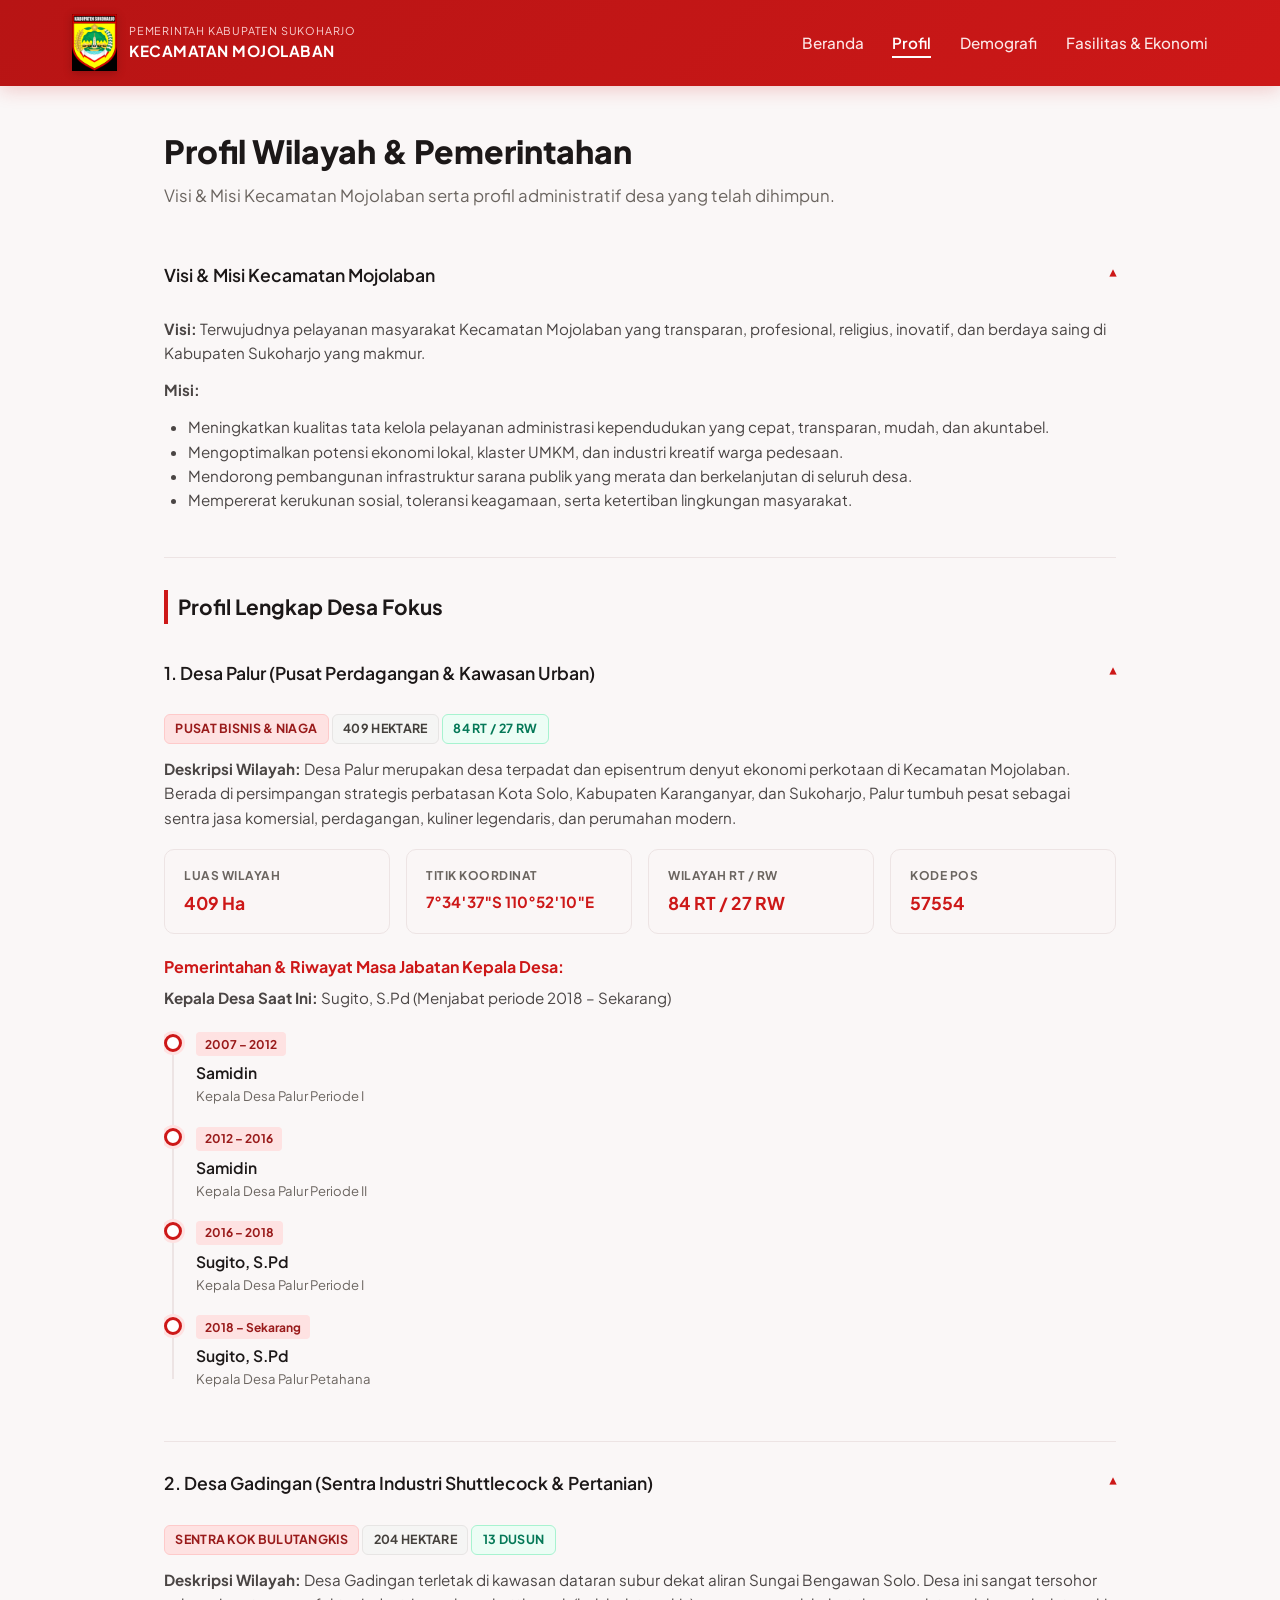
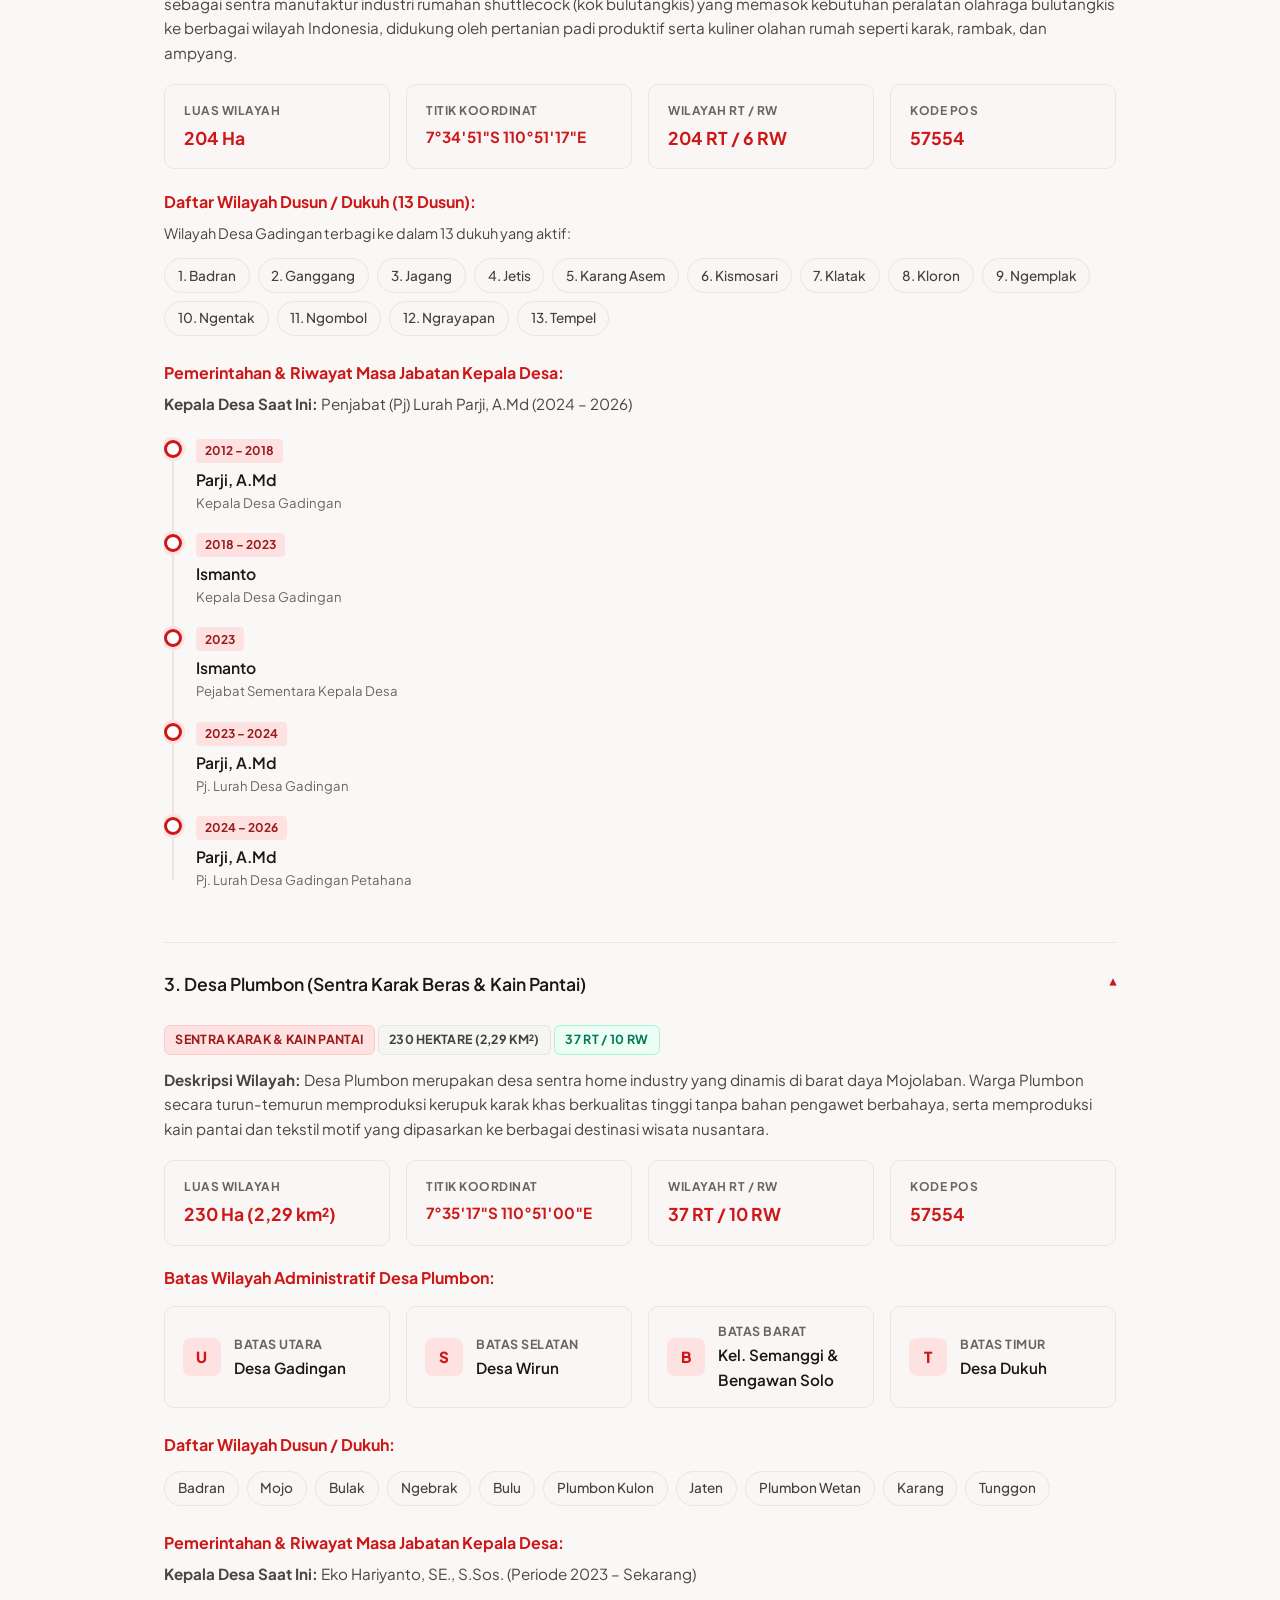
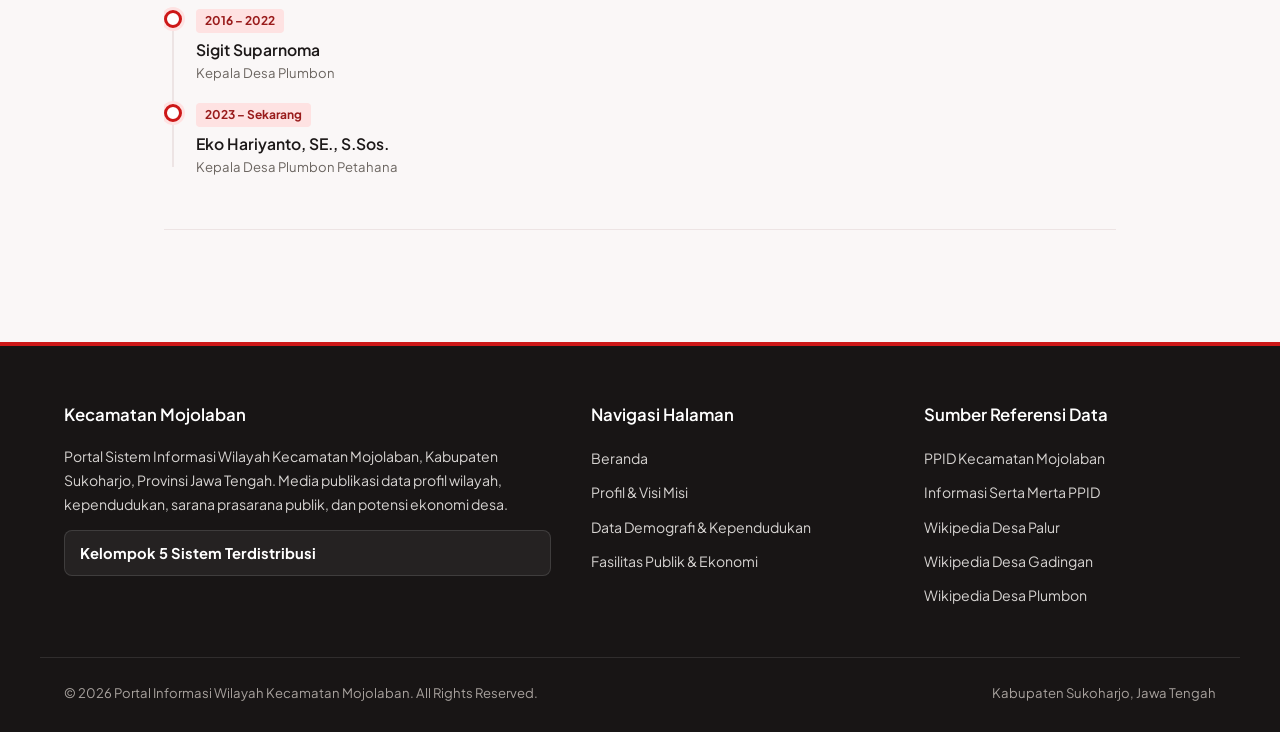
<file: profil.html>
<!DOCTYPE html>
<html lang="id">

<head>
    <meta charset="UTF-8">
    <meta name="viewport" content="width=device-width, initial-scale=1.0">
    <meta name="description"
        content="Profil Wilayah, Visi Misi, Sejarah Kepemimpinan, dan Wilayah Administratif Desa di Kecamatan Mojolaban, Kabupaten Sukoharjo.">
    <title>Profil Wilayah & Visi Misi - Kecamatan Mojolaban</title>
    <link rel="icon" href="logo-sukoharjo.jpg" type="image/jpeg">
    <link rel="stylesheet" href="style.css">
</head>

<body>
    <a href="#main-content" class="skip-link">Langsung ke Konten Utama</a>

    <header>
        <nav class="navbar">
            <a href="index.html" class="brand-container">
                <img src="logo-sukoharjo.jpg" alt="Logo Kabupaten Sukoharjo" class="logo-img" onerror="this.style.display='none'">
                <div class="brand-text">
                    <span>PEMERINTAH KABUPATEN SUKOHARJO</span>
                    <strong>KECAMATAN MOJOLABAN</strong>
                </div>
            </a>
            <button class="hamburger" aria-label="Toggle menu navigasi" aria-expanded="false">
                <span></span>
                <span></span>
                <span></span>
            </button>
            <ul class="nav-links" aria-hidden="false">
                <li><a href="index.html">Beranda</a></li>
                <li><a href="profil.html" class="active">Profil</a></li>
                <li><a href="demografi.html">Demografi</a></li>
                <li><a href="fasilitas.html">Fasilitas &amp; Ekonomi</a></li>
            </ul>
        </nav>
    </header>

    <main id="main-content" class="page-content">
        <div class="standard-content-container">
            <h1>Profil Wilayah &amp; Pemerintahan</h1>
            <p class="subtitle" style="margin-bottom: 2rem;">Visi &amp; Misi Kecamatan Mojolaban serta profil administratif desa yang telah dihimpun.</p>

            <!-- Visi & Misi Kecamatan -->
            <div class="accordion-item open">
                <div class="accordion-header" onclick="toggleAccordion(this)">
                    <span>Visi &amp; Misi Kecamatan Mojolaban</span>
                    <span class="arrow-v">▾</span>
                </div>
                <div class="accordion-content">
                    <p><strong>Visi:</strong> Terwujudnya pelayanan masyarakat Kecamatan Mojolaban yang transparan,
                        profesional, religius, inovatif, dan berdaya saing di Kabupaten Sukoharjo yang makmur.</p>
                    <p><strong>Misi:</strong></p>
                    <ul>
                        <li>Meningkatkan kualitas tata kelola pelayanan administrasi kependudukan yang cepat, transparan, mudah, dan akuntabel.</li>
                        <li>Mengoptimalkan potensi ekonomi lokal, klaster UMKM, dan industri kreatif warga pedesaan.</li>
                        <li>Mendorong pembangunan infrastruktur sarana publik yang merata dan berkelanjutan di seluruh desa.</li>
                        <li>Mempererat kerukunan sosial, toleransi keagamaan, serta ketertiban lingkungan masyarakat.</li>
                    </ul>
                </div>
            </div>

            <h2 class="sub-heading">Profil Lengkap Desa Fokus</h2>

            <!-- 1. Desa Palur -->
            <div class="accordion-item open">
                <div class="accordion-header" onclick="toggleAccordion(this)">
                    <span>1. Desa Palur (Pusat Perdagangan &amp; Kawasan Urban)</span>
                    <span class="arrow-v">▾</span>
                </div>
                <div class="accordion-content">
                    <div style="margin-bottom: 0.8rem;">
                        <span class="badge badge-amber">Pusat Bisnis &amp; Niaga</span>
                        <span class="badge badge-stone">409 Hektare</span>
                        <span class="badge badge-green">84 RT / 27 RW</span>
                    </div>

                    <p><strong>Deskripsi Wilayah:</strong> Desa Palur merupakan desa terpadat dan episentrum denyut ekonomi perkotaan di Kecamatan Mojolaban. Berada di persimpangan strategis perbatasan Kota Solo, Kabupaten Karanganyar, dan Sukoharjo, Palur tumbuh pesat sebagai sentra jasa komersial, perdagangan, kuliner legendaris, dan perumahan modern.</p>

                    <div class="info-grid">
                        <div class="info-box">
                            <strong>Luas Wilayah</strong>
                            <span>409 Ha</span>
                        </div>
                        <div class="info-box">
                            <strong>Titik Koordinat</strong>
                            <span style="font-size: 0.95rem;">7°34′37″S 110°52′10″E</span>
                        </div>
                        <div class="info-box">
                            <strong>Wilayah RT / RW</strong>
                            <span>84 RT / 27 RW</span>
                        </div>
                        <div class="info-box">
                            <strong>Kode Pos</strong>
                            <span>57554</span>
                        </div>
                    </div>

                    <h4 style="margin: 1.2rem 0 0.4rem 0; color: var(--primary-color);">Pemerintahan &amp; Riwayat Masa Jabatan Kepala Desa:</h4>
                    <p><strong>Kepala Desa Saat Ini:</strong> Sugito, S.Pd (Menjabat periode 2018 – Sekarang)</p>
                    
                    <div class="timeline">
                        <div class="timeline-item">
                            <div class="timeline-dot"></div>
                            <span class="timeline-period">2007 – 2012</span>
                            <div class="timeline-title">Samidin</div>
                            <div class="timeline-role">Kepala Desa Palur Periode I</div>
                        </div>
                        <div class="timeline-item">
                            <div class="timeline-dot"></div>
                            <span class="timeline-period">2012 – 2016</span>
                            <div class="timeline-title">Samidin</div>
                            <div class="timeline-role">Kepala Desa Palur Periode II</div>
                        </div>
                        <div class="timeline-item">
                            <div class="timeline-dot"></div>
                            <span class="timeline-period">2016 – 2018</span>
                            <div class="timeline-title">Sugito, S.Pd</div>
                            <div class="timeline-role">Kepala Desa Palur Periode I</div>
                        </div>
                        <div class="timeline-item">
                            <div class="timeline-dot"></div>
                            <span class="timeline-period">2018 – Sekarang</span>
                            <div class="timeline-title">Sugito, S.Pd</div>
                            <div class="timeline-role">Kepala Desa Palur Petahana</div>
                        </div>
                    </div>
                </div>
            </div>

            <!-- 2. Desa Gadingan -->
            <div class="accordion-item open">
                <div class="accordion-header" onclick="toggleAccordion(this)">
                    <span>2. Desa Gadingan (Sentra Industri Shuttlecock &amp; Pertanian)</span>
                    <span class="arrow-v">▾</span>
                </div>
                <div class="accordion-content">
                    <div style="margin-bottom: 0.8rem;">
                        <span class="badge badge-amber">Sentra Kok Bulutangkis</span>
                        <span class="badge badge-stone">204 Hektare</span>
                        <span class="badge badge-green">13 Dusun</span>
                    </div>

                    <p><strong>Deskripsi Wilayah:</strong> Desa Gadingan terletak di kawasan dataran subur dekat aliran Sungai Bengawan Solo. Desa ini sangat tersohor sebagai sentra manufaktur industri rumahan shuttlecock (kok bulutangkis) yang memasok kebutuhan peralatan olahraga bulutangkis ke berbagai wilayah Indonesia, didukung oleh pertanian padi produktif serta kuliner olahan rumah seperti karak, rambak, dan ampyang.</p>

                    <div class="info-grid">
                        <div class="info-box">
                            <strong>Luas Wilayah</strong>
                            <span>204 Ha</span>
                        </div>
                        <div class="info-box">
                            <strong>Titik Koordinat</strong>
                            <span style="font-size: 0.95rem;">7°34′51″S 110°51′17″E</span>
                        </div>
                        <div class="info-box">
                            <strong>Wilayah RT / RW</strong>
                            <span>204 RT / 6 RW</span>
                        </div>
                        <div class="info-box">
                            <strong>Kode Pos</strong>
                            <span>57554</span>
                        </div>
                    </div>

                    <h4 style="margin: 1.2rem 0 0.5rem 0; color: var(--primary-color);">Daftar Wilayah Dusun / Dukuh (13 Dusun):</h4>
                    <p style="font-size: 0.9rem; margin-bottom: 0.4rem;">Wilayah Desa Gadingan terbagi ke dalam 13 dukuh yang aktif:</p>
                    <div class="chips-container">
                        <span class="chip">1. Badran</span>
                        <span class="chip">2. Ganggang</span>
                        <span class="chip">3. Jagang</span>
                        <span class="chip">4. Jetis</span>
                        <span class="chip">5. Karang Asem</span>
                        <span class="chip">6. Kismosari</span>
                        <span class="chip">7. Klatak</span>
                        <span class="chip">8. Kloron</span>
                        <span class="chip">9. Ngemplak</span>
                        <span class="chip">10. Ngentak</span>
                        <span class="chip">11. Ngombol</span>
                        <span class="chip">12. Ngrayapan</span>
                        <span class="chip">13. Tempel</span>
                    </div>

                    <h4 style="margin: 1.5rem 0 0.4rem 0; color: var(--primary-color);">Pemerintahan &amp; Riwayat Masa Jabatan Kepala Desa:</h4>
                    <p><strong>Kepala Desa Saat Ini:</strong> Penjabat (Pj) Lurah Parji, A.Md (2024 – 2026)</p>
                    
                    <div class="timeline">
                        <div class="timeline-item">
                            <div class="timeline-dot"></div>
                            <span class="timeline-period">2012 – 2018</span>
                            <div class="timeline-title">Parji, A.Md</div>
                            <div class="timeline-role">Kepala Desa Gadingan</div>
                        </div>
                        <div class="timeline-item">
                            <div class="timeline-dot"></div>
                            <span class="timeline-period">2018 – 2023</span>
                            <div class="timeline-title">Ismanto</div>
                            <div class="timeline-role">Kepala Desa Gadingan</div>
                        </div>
                        <div class="timeline-item">
                            <div class="timeline-dot"></div>
                            <span class="timeline-period">2023</span>
                            <div class="timeline-title">Ismanto</div>
                            <div class="timeline-role">Pejabat Sementara Kepala Desa</div>
                        </div>
                        <div class="timeline-item">
                            <div class="timeline-dot"></div>
                            <span class="timeline-period">2023 – 2024</span>
                            <div class="timeline-title">Parji, A.Md</div>
                            <div class="timeline-role">Pj. Lurah Desa Gadingan</div>
                        </div>
                        <div class="timeline-item">
                            <div class="timeline-dot"></div>
                            <span class="timeline-period">2024 – 2026</span>
                            <div class="timeline-title">Parji, A.Md</div>
                            <div class="timeline-role">Pj. Lurah Desa Gadingan Petahana</div>
                        </div>
                    </div>
                </div>
            </div>

            <!-- 3. Desa Plumbon -->
            <div class="accordion-item open">
                <div class="accordion-header" onclick="toggleAccordion(this)">
                    <span>3. Desa Plumbon (Sentra Karak Beras &amp; Kain Pantai)</span>
                    <span class="arrow-v">▾</span>
                </div>
                <div class="accordion-content">
                    <div style="margin-bottom: 0.8rem;">
                        <span class="badge badge-amber">Sentra Karak &amp; Kain Pantai</span>
                        <span class="badge badge-stone">230 Hektare (2,29 km²)</span>
                        <span class="badge badge-green">37 RT / 10 RW</span>
                    </div>

                    <p><strong>Deskripsi Wilayah:</strong> Desa Plumbon merupakan desa sentra home industry yang dinamis di barat daya Mojolaban. Warga Plumbon secara turun-temurun memproduksi kerupuk karak khas berkualitas tinggi tanpa bahan pengawet berbahaya, serta memproduksi kain pantai dan tekstil motif yang dipasarkan ke berbagai destinasi wisata nusantara.</p>

                    <div class="info-grid">
                        <div class="info-box">
                            <strong>Luas Wilayah</strong>
                            <span>230 Ha (2,29 km²)</span>
                        </div>
                        <div class="info-box">
                            <strong>Titik Koordinat</strong>
                            <span style="font-size: 0.95rem;">7°35′17″S 110°51′00″E</span>
                        </div>
                        <div class="info-box">
                            <strong>Wilayah RT / RW</strong>
                            <span>37 RT / 10 RW</span>
                        </div>
                        <div class="info-box">
                            <strong>Kode Pos</strong>
                            <span>57554</span>
                        </div>
                    </div>

                    <h4 style="margin: 1.2rem 0 0.5rem 0; color: var(--primary-color);">Batas Wilayah Administratif Desa Plumbon:</h4>
                    <div class="compass-grid">
                        <div class="compass-card">
                            <div class="compass-icon">U</div>
                            <div class="compass-content">
                                <strong>Batas Utara</strong>
                                <span>Desa Gadingan</span>
                            </div>
                        </div>
                        <div class="compass-card">
                            <div class="compass-icon">S</div>
                            <div class="compass-content">
                                <strong>Batas Selatan</strong>
                                <span>Desa Wirun</span>
                            </div>
                        </div>
                        <div class="compass-card">
                            <div class="compass-icon">B</div>
                            <div class="compass-content">
                                <strong>Batas Barat</strong>
                                <span>Kel. Semanggi &amp; Bengawan Solo</span>
                            </div>
                        </div>
                        <div class="compass-card">
                            <div class="compass-icon">T</div>
                            <div class="compass-content">
                                <strong>Batas Timur</strong>
                                <span>Desa Dukuh</span>
                            </div>
                        </div>
                    </div>

                    <h4 style="margin: 1.5rem 0 0.5rem 0; color: var(--primary-color);">Daftar Wilayah Dusun / Dukuh:</h4>
                    <div class="chips-container">
                        <span class="chip">Badran</span>
                        <span class="chip">Mojo</span>
                        <span class="chip">Bulak</span>
                        <span class="chip">Ngebrak</span>
                        <span class="chip">Bulu</span>
                        <span class="chip">Plumbon Kulon</span>
                        <span class="chip">Jaten</span>
                        <span class="chip">Plumbon Wetan</span>
                        <span class="chip">Karang</span>
                        <span class="chip">Tunggon</span>
                    </div>

                    <h4 style="margin: 1.5rem 0 0.4rem 0; color: var(--primary-color);">Pemerintahan &amp; Riwayat Masa Jabatan Kepala Desa:</h4>
                    <p><strong>Kepala Desa Saat Ini:</strong> Eko Hariyanto, SE., S.Sos. (Periode 2023 – Sekarang)</p>
                    
                    <div class="timeline">
                        <div class="timeline-item">
                            <div class="timeline-dot"></div>
                            <span class="timeline-period">2016 – 2022</span>
                            <div class="timeline-title">Sigit Suparnoma</div>
                            <div class="timeline-role">Kepala Desa Plumbon</div>
                        </div>
                        <div class="timeline-item">
                            <div class="timeline-dot"></div>
                            <span class="timeline-period">2023 – Sekarang</span>
                            <div class="timeline-title">Eko Hariyanto, SE., S.Sos.</div>
                            <div class="timeline-role">Kepala Desa Plumbon Petahana</div>
                        </div>
                    </div>
                </div>
            </div>

        </div>
    </main>

    <footer>
        <div class="footer-content">
            <div class="footer-col">
                <h4>Kecamatan Mojolaban</h4>
                <p>Portal Sistem Informasi Wilayah Kecamatan Mojolaban, Kabupaten Sukoharjo, Provinsi Jawa Tengah. Media publikasi data profil wilayah, kependudukan, sarana prasarana publik, dan potensi ekonomi desa.</p>
                <div class="student-badges">
                    <div class="student-card">
                        <strong>Kelompok 5 Sistem Terdistribusi</strong>
                    </div>
                </div>
            </div>
            <div class="footer-col">
                <h4>Navigasi Halaman</h4>
                <ul>
                    <li><a href="index.html">Beranda</a></li>
                    <li><a href="profil.html">Profil &amp; Visi Misi</a></li>
                    <li><a href="demografi.html">Data Demografi &amp; Kependudukan</a></li>
                    <li><a href="fasilitas.html">Fasilitas Publik &amp; Ekonomi</a></li>
                </ul>
            </div>
            <div class="footer-col">
                <h4>Sumber Referensi Data</h4>
                <ul>
                    <li><a href="https://ppid.mojolaban.sukoharjokab.go.id/profil/tentang" target="_blank" rel="noopener noreferrer">PPID Kecamatan Mojolaban</a></li>
                    <li><a href="https://ppid.mojolaban.sukoharjokab.go.id/informasi/setiapsaat" target="_blank" rel="noopener noreferrer">Informasi Serta Merta PPID</a></li>
                    <li><a href="https://id.wikipedia.org/wiki/Palur,_Mojolaban,_Sukoharjo" target="_blank" rel="noopener noreferrer">Wikipedia Desa Palur</a></li>
                    <li><a href="https://id.wikipedia.org/wiki/Gadingan,_Mojolaban,_Sukoharjo" target="_blank" rel="noopener noreferrer">Wikipedia Desa Gadingan</a></li>
                    <li><a href="https://id.wikipedia.org/wiki/Plumbon,_Mojolaban,_Sukoharjo" target="_blank" rel="noopener noreferrer">Wikipedia Desa Plumbon</a></li>
                </ul>
            </div>
        </div>
        <div class="footer-bottom">
            <span>&copy; 2026 Portal Informasi Wilayah Kecamatan Mojolaban. All Rights Reserved.</span>
            <span>Kabupaten Sukoharjo, Jawa Tengah</span>
        </div>
    </footer>

    <script src="script.js"></script>
</body>

</html>
</file>
<file: style.css>
@import url('https://fonts.googleapis.com/css2?family=Plus+Jakarta+Sans:ital,wght@0,300;0,400;0,500;0,600;0,700;0,800;1,400&display=swap');

:root {
    /* === PALET WARNA DASAR: #CD1818 (MERAH SUKOHARJO) === */
    --primary-color: #CD1818;        /* Warna Dasar Utama / Vibrant Crimson */
    --primary-hover: #b31313;        /* Hover Merah Lebih Pekat */
    --primary-dark: #8c0d0d;         /* Merah Tua Tegas */
    --primary-light: #e63939;        /* Merah Terang */
    --accent-color: #CD1818;         /* Aksen Interaktif Senada */
    --accent-hover: #a81010;         /* Hover Aksen */
    --accent-soft: #fee2e2;          /* Soft Rose/Red Tint (Badges & Pills) */
    --accent-subtle: #fff5f5;        /* Background Sangat Lembut */
    
    /* === HEADER & FOOTER === */
    --header-bg: linear-gradient(135deg, #b71414 0%, #cd1818 100%);
    --footer-bg: #181515;            /* Dark Charcoal Obsidian untuk Kontras & Kekokohan */
    
    /* === TYPOGRAPHY & NEUTRALS === */
    --bg-color: #faf7f7;             /* Background Halaman Bersih Hangat */
    --card-bg: #ffffff;
    --text-heading: #1c1818;         /* Teks Judul Pekat & Sangat Terbaca */
    --text-color: #383434;           /* Teks Paragraf */
    --text-muted: #6b6560;           /* Teks Muted (WCAG AA Compliant 4.5:1+) */
    --border-color: #ede4e4;         /* Border Halus Rona Netral */
    
    /* === SECTIONS & TABLES === */
    --banner-about: #ffffff;      
    --banner-contact: #f8f3f3;       /* Background Seksi Selang-seling */
    --table-header-bg: #fdf2f2;      /* Header Tabel Rona Merah Lembut */
    --table-header-text: #8c0d0d;    /* Teks Header Tabel */
    --table-total-bg: #fee2e2;       /* Baris Total */
    --table-total-text: #8c0d0d;
    
    /* === STATUS / UTILITY === */
    --success-bg: #ecfdf5;
    --success-text: #047857;
}

* {
    box-sizing: border-box;
    margin: 0;
    padding: 0;
    font-family: 'Plus Jakarta Sans', -apple-system, BlinkMacSystemFont, 'Segoe UI', Roboto, Helvetica, Arial, sans-serif;
}

body {
    background-color: var(--bg-color);
    color: var(--text-color);
    line-height: 1.6;
    min-height: 100vh;
    display: flex;
    flex-direction: column;
}

/* Skip-to-Content Link (Aksesibilitas Keyboard) */
.skip-link {
    position: absolute;
    top: -100%;
    left: 1rem;
    background: var(--primary-color);
    color: #ffffff;
    padding: 0.6rem 1.2rem;
    border-radius: 0 0 8px 8px;
    font-weight: 600;
    font-size: 0.9rem;
    z-index: 9999;
    text-decoration: none;
    box-shadow: 0 4px 12px rgba(205, 24, 24, 0.3);
    transition: top 0.3s;
}

.skip-link:focus {
    top: 0;
}

main {
    flex: 1;
}

/* Focus Visible Global (Aksesibilitas) */
a:focus-visible,
button:focus-visible,
.accordion-header:focus-visible {
    outline: 2px solid var(--primary-color);
    outline-offset: 2px;
    border-radius: 4px;
}

/* ==================== NAVBAR (WARNA DASAR #CD1818) ==================== */
header {
    background: var(--header-bg);
    color: white;
    position: sticky;
    top: 0;
    z-index: 1000;
    box-shadow: 0 4px 18px rgba(205, 24, 24, 0.2);
}

.navbar {
    max-width: 1200px;
    margin: 0 auto;
    display: flex;
    justify-content: space-between;
    align-items: center;
    padding: 0.9rem 2rem;
}

/* Brand Container link ke Beranda */
.brand-container {
    display: flex;
    align-items: center;
    gap: 12px;
    cursor: pointer;
    text-decoration: none;
}

.logo-img {
    width: 45px;
    height: auto;
    filter: drop-shadow(0 2px 4px rgba(0,0,0,0.2));
}

.brand-text {
    display: flex;
    flex-direction: column;
    color: white;
}

.brand-text span {
    font-size: 0.68rem;
    letter-spacing: 0.8px;
    opacity: 0.9;
    color: #ffe6e6;
}

.brand-text strong {
    font-size: 0.95rem;
    letter-spacing: 0.5px;
    color: #ffffff;
}

/* Hamburger Menu Button */
.hamburger {
    display: none;
    background: none;
    border: none;
    cursor: pointer;
    padding: 0.5rem;
    flex-direction: column;
    gap: 5px;
    z-index: 1001;
}

.hamburger span {
    display: block;
    width: 24px;
    height: 2.5px;
    background: #fce7e7;
    border-radius: 2px;
    transition: all 0.3s ease;
}

.hamburger:hover span {
    background: #ffffff;
}

.hamburger.active span:nth-child(1) {
    transform: rotate(45deg) translate(5px, 5px);
}

.hamburger.active span:nth-child(2) {
    opacity: 0;
}

.hamburger.active span:nth-child(3) {
    transform: rotate(-45deg) translate(5px, -5px);
}

.nav-links {
    list-style: none;
    display: flex;
    gap: 1.8rem;
}

.nav-links a {
    color: #fce7e7;
    text-decoration: none;
    font-weight: 500;
    font-size: 0.95rem;
    transition: color 0.3s, border-color 0.3s;
    cursor: pointer;
    padding-bottom: 4px;
}

.nav-links a:hover {
    color: #ffffff;
}

.nav-links a.active {
    color: #ffffff;
    font-weight: 600;
    border-bottom: 2px solid #ffffff;
}

.container {
    max-width: 1200px;
    margin: 0 auto;
    padding: 0 1.5rem;
}

.page-content {
    animation: fadeIn 0.4s ease-in-out;
}

@keyframes fadeIn {
    from { opacity: 0; transform: translateY(8px); }
    to { opacity: 1; transform: translateY(0); }
}


/* ==================== HERO MODERN (KANTOR.JPG BACKGROUND) ==================== */
.hero-modern {
    position: relative;
    background: linear-gradient(180deg, rgba(16, 12, 12, 0.74) 0%, rgba(165, 18, 18, 0.88) 100%),
                url('kantor.jpg') center center / cover no-repeat;
    color: #ffffff;
    padding: 4.5rem 0 3.5rem 0;
    overflow: hidden;
    border-bottom: 3px solid var(--primary-color);
}

.hero-modern::before {
    content: "";
    position: absolute;
    top: 0;
    left: 0;
    right: 0;
    bottom: 0;
    background: radial-gradient(circle at 20% 25%, rgba(255, 255, 255, 0.15) 0%, transparent 60%);
    pointer-events: none;
}

.hero-container {
    position: relative;
    z-index: 2;
}

.hero-content {
    max-width: 820px;
    margin: 0 auto;
    text-align: center;
}

.hero-badge-wrap {
    display: inline-flex;
    margin-bottom: 1.25rem;
}

.hero-badge {
    display: inline-flex;
    align-items: center;
    gap: 8px;
    background: rgba(255, 255, 255, 0.16);
    backdrop-filter: blur(8px);
    -webkit-backdrop-filter: blur(8px);
    border: 1px solid rgba(255, 255, 255, 0.32);
    color: #ffffff;
    padding: 0.45rem 1.2rem;
    border-radius: 9999px;
    font-size: 0.82rem;
    font-weight: 700;
    letter-spacing: 0.4px;
    text-transform: uppercase;
    box-shadow: 0 4px 14px rgba(0, 0, 0, 0.2);
}

.pulse-dot {
    width: 8px;
    height: 8px;
    border-radius: 50%;
    background-color: #4ade80;
    box-shadow: 0 0 0 3px rgba(74, 222, 128, 0.35);
    animation: pulseGlow 2s infinite;
}

@keyframes pulseGlow {
    0% { transform: scale(0.95); box-shadow: 0 0 0 0 rgba(74, 222, 128, 0.6); }
    70% { transform: scale(1); box-shadow: 0 0 0 6px rgba(74, 222, 128, 0); }
    100% { transform: scale(0.95); box-shadow: 0 0 0 0 rgba(74, 222, 128, 0); }
}

.hero-title {
    color: #ffffff;
    font-size: 2.75rem;
    font-weight: 800;
    letter-spacing: -0.5px;
    line-height: 1.2;
    margin-bottom: 1.1rem;
    text-shadow: 0 2px 10px rgba(0, 0, 0, 0.35);
}

.hero-subtitle {
    color: #ffe8e8;
    font-size: 1.12rem;
    line-height: 1.7;
    margin-bottom: 2.2rem;
    font-weight: 400;
    max-width: 720px;
    margin-left: auto;
    margin-right: auto;
}

.hero-actions {
    display: flex;
    justify-content: center;
    gap: 1rem;
    flex-wrap: wrap;
    margin-bottom: 3.2rem;
}

.btn-hero-primary {
    background: #ffffff;
    color: var(--primary-color);
    padding: 0.8rem 1.6rem;
    border-radius: 10px;
    font-weight: 700;
    font-size: 0.95rem;
    text-decoration: none;
    box-shadow: 0 6px 18px rgba(0, 0, 0, 0.25);
    transition: all 0.3s ease;
    display: inline-flex;
    align-items: center;
    gap: 8px;
}

.btn-hero-primary:hover {
    background: #fff0f0;
    transform: translateY(-2px);
    box-shadow: 0 10px 22px rgba(0, 0, 0, 0.35);
}

.btn-hero-secondary {
    background: rgba(255, 255, 255, 0.12);
    backdrop-filter: blur(8px);
    -webkit-backdrop-filter: blur(8px);
    color: #ffffff;
    border: 1px solid rgba(255, 255, 255, 0.35);
    padding: 0.8rem 1.4rem;
    border-radius: 10px;
    font-weight: 600;
    font-size: 0.95rem;
    text-decoration: none;
    transition: all 0.3s ease;
    display: inline-flex;
    align-items: center;
    gap: 8px;
}

.btn-hero-secondary:hover {
    background: rgba(255, 255, 255, 0.25);
    border-color: #ffffff;
    transform: translateY(-2px);
}

/* Metric Cards in Hero */
.hero-metric-grid {
    margin-top: 0;
    margin-bottom: 0;
}

.hero-metric-grid .metric-card {
    background: #ffffff;
    border: 1px solid rgba(255, 255, 255, 0.85);
    box-shadow: 0 10px 24px -4px rgba(0, 0, 0, 0.2);
    border-radius: 14px;
    text-align: left;
}

.metric-icon {
    font-size: 1.5rem;
    margin-bottom: 0.35rem;
}

/* ==================== QUICK ACCESS CARDS ==================== */
.quick-access-section {
    padding: 3.5rem 0 2rem 0;
    background: var(--bg-color);
}

.section-intro-header {
    text-align: left;
    margin-bottom: 1.8rem;
}

.section-intro-header h2 {
    color: var(--text-heading);
    font-size: 1.6rem;
    font-weight: 700;
    margin-bottom: 0.35rem;
}

.quick-access-grid {
    display: grid;
    grid-template-columns: repeat(auto-fit, minmax(240px, 1fr));
    gap: 1.25rem;
}

.quick-card {
    background: #ffffff;
    border: 1px solid var(--border-color);
    border-radius: 12px;
    padding: 1.5rem;
    text-decoration: none;
    color: inherit;
    transition: all 0.3s ease;
    display: flex;
    flex-direction: column;
    position: relative;
    box-shadow: 0 3px 6px rgba(30, 24, 24, 0.02);
}

.quick-card:hover {
    transform: translateY(-4px);
    border-color: var(--primary-color);
    box-shadow: 0 12px 22px -4px rgba(205, 24, 24, 0.12);
}

.quick-card-icon {
    width: 44px;
    height: 44px;
    border-radius: 10px;
    background: var(--accent-soft);
    color: var(--primary-color);
    display: flex;
    align-items: center;
    justify-content: center;
    font-size: 1.3rem;
    margin-bottom: 1rem;
}

.quick-card h3 {
    font-size: 1.08rem;
    font-weight: 700;
    color: var(--text-heading);
    margin-bottom: 0.35rem;
}

.quick-card p {
    font-size: 0.88rem;
    color: var(--text-muted);
    line-height: 1.55;
    flex: 1;
}

.quick-card-link {
    margin-top: 1rem;
    font-size: 0.85rem;
    font-weight: 700;
    color: var(--primary-color);
    display: inline-flex;
    align-items: center;
    gap: 4px;
}

/* ==================== TYPOGRAPHY ==================== */
h1 {
    color: var(--text-heading);
    margin-bottom: 0.4rem;
    font-size: 2rem;
    font-weight: 800;
}

.subtitle {
    color: var(--text-muted);
    font-size: 1.05rem;
}

.sub-heading {
    color: var(--text-heading);
    margin: 2rem 0 1rem 0;
    font-size: 1.3rem;
    font-weight: 700;
    border-left: 4px solid var(--primary-color);
    padding-left: 0.65rem;
}

.hero-header {
    padding: 3rem 0 2rem 0;
    text-align: left;
}

/* ==================== BERITA TERBARU ==================== */
.news-fullwidth {
    width: 100%;
    background-color: var(--banner-contact);
    padding: 3.5rem 0;
    border-top: 1px solid var(--border-color);
}

.news-container {
    max-width: 1200px;
    margin: 0 auto;
    padding: 0 1.5rem;
}

.news-container h2 {
    color: var(--text-heading);
    margin-bottom: 1.5rem;
    font-size: 1.4rem;
    font-weight: 700;
}

.news-grid {
    display: grid;
    grid-template-columns: repeat(auto-fit, minmax(300px, 1fr));
    gap: 1.5rem;
}

.news-card {
    background: var(--card-bg);
    border-radius: 12px;
    overflow: hidden;
    box-shadow: 0 4px 6px -1px rgba(30, 24, 24, 0.03);
    text-decoration: none;
    color: inherit;
    transition: transform 0.3s ease, box-shadow 0.3s ease, border-color 0.3s ease;
    display: flex;
    flex-direction: column;
    border: 1px solid var(--border-color);
}

.news-card:hover {
    transform: translateY(-4px);
    box-shadow: 0 12px 20px -5px rgba(205, 24, 24, 0.12);
    border-color: var(--primary-color);
}

.news-card img {
    width: 100%;
    height: 160px;
    object-fit: cover;
}

.news-card-content {
    padding: 1.2rem;
    display: flex;
    flex-direction: column;
    gap: 0.5rem;
}

.news-date {
    font-size: 0.8rem;
    color: var(--text-muted);
}

.news-card h3 {
    font-size: 1rem;
    color: var(--text-heading);
    line-height: 1.4;
    font-weight: 600;
    transition: color 0.2s ease;
}

.news-card:hover h3 {
    color: var(--primary-color);
}

/* ==================== BANNER TENTANG ==================== */
.about-fullwidth {
    width: 100%;
    background-color: var(--banner-about);
    padding: 4rem 0;
    border-bottom: 1px solid var(--border-color);
}

.about-content-wrapper {
    max-width: 1200px;
    margin: 0 auto;
    padding: 0 1.5rem;
    display: flex;
    align-items: flex-start;
    gap: 3.5rem;
    flex-wrap: wrap;
}

.about-img-box {
    flex: 1;
    min-width: 300px;
}

.about-img-box img {
    width: 100%;
    height: auto;
    max-height: 320px;
    object-fit: cover;
    border-radius: 12px;
    box-shadow: 0 10px 20px -5px rgba(205, 24, 24, 0.12);
}

.about-text-box {
    flex: 1.4;
    min-width: 300px;
}

.about-text-box h2 {
    color: var(--text-heading);
    margin-bottom: 1rem;
    font-size: 1.6rem;
    font-weight: 700;
}

.about-text-box p {
    margin-bottom: 1.5rem;
    color: var(--text-color);
    font-size: 1rem;
    line-height: 1.8;
}

.btn-selengkapnya {
    background: linear-gradient(135deg, #b91313 0%, #cd1818 100%);
    color: white;
    border: none;
    padding: 0.75rem 1.5rem;
    font-size: 0.95rem;
    font-weight: 600;
    border-radius: 8px;
    cursor: pointer;
    transition: all 0.3s ease;
    display: inline-flex;
    align-items: center;
    gap: 8px;
    text-decoration: none;
    box-shadow: 0 4px 12px rgba(205, 24, 24, 0.25);
}

.btn-selengkapnya:hover {
    background: linear-gradient(135deg, #a81010 0%, #b91313 100%);
    transform: translateY(-2px);
    box-shadow: 0 6px 16px rgba(205, 24, 24, 0.35);
}

/* ==================== BANNER KONTAK & LOKASI MAPS ==================== */
.contact-location-fullwidth {
    width: 100%;
    background-color: var(--banner-contact);
    padding: 4rem 0;
}

.contact-location-wrapper {
    max-width: 1200px;
    margin: 0 auto;
    padding: 0 1.5rem;
    display: flex;
    gap: 2.5rem;
    flex-wrap: wrap;
}

.contact-card, .location-card {
    flex: 1;
    min-width: 300px;
    background: var(--card-bg);
    padding: 2.5rem;
    border-radius: 12px;
    box-shadow: 0 4px 6px -1px rgba(30, 24, 24, 0.03);
    border: 1px solid var(--border-color);
}

.contact-card h3, .location-card h3 {
    color: var(--text-heading);
    margin-bottom: 1.2rem;
    font-size: 1.25rem;
    font-weight: 700;
    border-bottom: 2px solid var(--border-color);
    padding-bottom: 0.6rem;
}

.contact-card p {
    margin-bottom: 0.9rem;
    color: var(--text-color);
    font-size: 0.95rem;
}

.map-embed-box {
    position: relative;
    width: 100%;
    border-radius: 8px;
    overflow: hidden;
    border: 1px solid var(--border-color);
    margin-bottom: 0.8rem;
}

.map-embed-box iframe {
    width: 100%;
    height: 200px;
    border: 0;
    display: block;
}

.map-external-link {
    display: inline-block;
    color: var(--primary-color);
    font-weight: 600;
    font-size: 0.9rem;
    text-decoration: none;
    transition: color 0.3s;
}

.map-external-link:hover {
    color: var(--primary-hover);
    text-decoration: underline;
}

/* ==================== ACCORDION ==================== */
.standard-content-container {
    max-width: 1000px;
    margin: 2.5rem auto;
    padding: 0 1.5rem;
}

.accordion-item {
    border-bottom: 1px solid var(--border-color);
    margin-bottom: 0.5rem;
}

.accordion-header {
    background: transparent;
    padding: 1.2rem 0;
    display: flex;
    justify-content: space-between;
    align-items: center;
    cursor: pointer;
    font-weight: 600;
    font-size: 1.1rem;
    color: var(--text-heading);
    transition: color 0.2s;
    user-select: none;
}

.accordion-header:hover {
    color: var(--primary-color);
}

/* Ikon Chevron Modern */
.arrow-v {
    display: inline-block;
    font-size: 0.8rem;
    color: var(--primary-color);
    transition: transform 0.3s ease;
    font-style: normal;
}

.accordion-item.open .arrow-v {
    transform: rotate(180deg);
}

.accordion-content {
    max-height: 0;
    overflow: hidden;
    transition: max-height 0.5s ease-in-out, padding 0.4s ease;
    background: transparent;
    padding: 0;
}

.accordion-item.open .accordion-content {
    max-height: 4000px;
    padding: 0.5rem 0 2rem 0;
}

.accordion-content p, .accordion-content ul {
    margin-bottom: 0.8rem;
    font-size: 0.95rem;
    color: #4a4544;
}

.accordion-content ul {
    padding-left: 1.5rem;
}

/* ==================== TABEL DATA ==================== */
.table-responsive {
    width: 100%;
    overflow-x: auto;
}

.data-table {
    width: 100%;
    border-collapse: collapse;
    margin-top: 0.8rem;
    background: var(--card-bg);
    border-radius: 8px;
    overflow: hidden;
    border: 1px solid var(--border-color);
    box-shadow: 0 2px 4px rgba(30, 24, 24, 0.02);
}

.data-table th, .data-table td {
    padding: 0.75rem 1rem;
    text-align: left;
    font-size: 0.92rem;
    border-bottom: 1px solid var(--border-color);
}

.data-table th {
    background-color: var(--table-header-bg);
    color: var(--table-header-text);
    font-weight: 700;
}

.data-table tr:hover {
    background-color: #fff8f8;
}

.data-table tr:last-child td {
    border-bottom: none;
}

.data-table td.num, .data-table th.num {
    text-align: right;
}

.data-table tr.total-row {
    font-weight: 700;
    background-color: var(--table-total-bg);
    border-top: 2px solid #fca5a5;
}

.data-table tr.total-row td {
    color: var(--table-total-text);
}

/* ==================== METRIK STATISTIK ==================== */
.metric-grid {
    display: grid;
    grid-template-columns: repeat(auto-fit, minmax(210px, 1fr));
    gap: 1.25rem;
    margin: 1.8rem 0;
}

.metric-card {
    background: var(--card-bg);
    border: 1px solid var(--border-color);
    border-radius: 12px;
    padding: 1.35rem;
    box-shadow: 0 4px 6px -1px rgba(30, 24, 24, 0.03);
    transition: transform 0.2s, box-shadow 0.2s, border-color 0.2s;
    position: relative;
    overflow: hidden;
}

.metric-card:hover {
    transform: translateY(-3px);
    box-shadow: 0 10px 18px -4px rgba(205, 24, 24, 0.12);
    border-color: var(--primary-color);
}

.metric-card::before {
    content: "";
    position: absolute;
    top: 0;
    left: 0;
    width: 4px;
    height: 100%;
    background-color: var(--primary-color);
    opacity: 0.95;
}

.metric-number {
    font-size: 1.85rem;
    font-weight: 800;
    color: var(--primary-color);
    line-height: 1.15;
    margin-bottom: 0.35rem;
}

.metric-label {
    font-size: 0.92rem;
    font-weight: 600;
    color: var(--text-heading);
    margin-bottom: 0.2rem;
}

.metric-desc {
    font-size: 0.8rem;
    color: var(--text-muted);
    line-height: 1.4;
}

/* ==================== BADGES & CHIPS ==================== */
.badge {
    display: inline-flex;
    align-items: center;
    gap: 4px;
    padding: 0.25rem 0.65rem;
    border-radius: 6px;
    font-size: 0.78rem;
    font-weight: 700;
    letter-spacing: 0.3px;
    text-transform: uppercase;
}

.badge-amber, .badge-red {
    background: var(--accent-soft);
    color: #991b1b;
    border: 1px solid #fecaca;
}

.badge-stone {
    background: #f5f5f4;
    color: #44403c;
    border: 1px solid #e7e5e4;
}

.badge-green {
    background: var(--success-bg);
    color: var(--success-text);
    border: 1px solid #a7f3d0;
}

.chips-container {
    display: flex;
    flex-wrap: wrap;
    gap: 0.5rem;
    margin: 0.8rem 0;
}

.chip {
    display: inline-flex;
    align-items: center;
    background: #faf6f6;
    border: 1px solid var(--border-color);
    padding: 0.35rem 0.8rem;
    border-radius: 9999px;
    font-size: 0.85rem;
    font-weight: 500;
    color: #44403c;
    transition: all 0.2s;
}

.chip:hover {
    background: var(--accent-soft);
    border-color: var(--primary-color);
    color: #991b1b;
    transform: translateY(-1px);
}

/* ==================== TIMELINE KEPALA DESA ==================== */
.timeline {
    position: relative;
    padding-left: 2rem;
    margin: 1.25rem 0;
}

.timeline::before {
    content: "";
    position: absolute;
    top: 10px;
    bottom: 10px;
    left: 8px;
    width: 2px;
    background: #ede4e4;
}

.timeline-item {
    position: relative;
    margin-bottom: 1.1rem;
}

.timeline-item:last-child {
    margin-bottom: 0;
}

.timeline-dot {
    position: absolute;
    left: -2rem;
    top: 4px;
    width: 18px;
    height: 18px;
    border-radius: 50%;
    background: #ffffff;
    border: 3px solid var(--primary-color);
    box-shadow: 0 0 0 3px #fee2e2;
}

.timeline-period {
    display: inline-block;
    font-size: 0.75rem;
    font-weight: 700;
    color: #991b1b;
    background: var(--accent-soft);
    padding: 0.15rem 0.55rem;
    border-radius: 4px;
    margin-bottom: 0.25rem;
}

.timeline-title {
    font-size: 0.98rem;
    font-weight: 600;
    color: var(--text-heading);
}

.timeline-role {
    font-size: 0.82rem;
    color: var(--text-muted);
}

/* ==================== COMPASS BATAS WILAYAH ==================== */
.compass-grid {
    display: grid;
    grid-template-columns: repeat(auto-fit, minmax(210px, 1fr));
    gap: 1rem;
    margin: 1rem 0;
}

.compass-card {
    background: #faf6f6;
    border: 1px solid var(--border-color);
    border-radius: 10px;
    padding: 0.9rem 1.1rem;
    display: flex;
    align-items: center;
    gap: 0.85rem;
}

.compass-icon {
    width: 38px;
    height: 38px;
    border-radius: 8px;
    background: var(--accent-soft);
    color: var(--primary-color);
    display: flex;
    align-items: center;
    justify-content: center;
    font-weight: 800;
    font-size: 0.95rem;
    flex-shrink: 0;
}

.compass-content strong {
    display: block;
    font-size: 0.78rem;
    color: var(--text-muted);
    text-transform: uppercase;
    letter-spacing: 0.5px;
}

.compass-content span {
    font-size: 0.95rem;
    font-weight: 600;
    color: var(--text-heading);
}

/* ==================== QUICK INFO BOXES ==================== */
.info-grid {
    display: grid;
    grid-template-columns: repeat(auto-fit, minmax(180px, 1fr));
    gap: 1rem;
    margin: 1.2rem 0;
}

.info-box {
    background: #faf6f6;
    padding: 1rem 1.2rem;
    border-radius: 10px;
    border: 1px solid var(--border-color);
}

.info-box strong {
    display: block;
    font-size: 0.75rem;
    color: var(--text-muted);
    text-transform: uppercase;
    letter-spacing: 0.5px;
    margin-bottom: 0.25rem;
}

.info-box span {
    font-size: 1.1rem;
    font-weight: 700;
    color: var(--primary-color);
}

/* ==================== PROGRESS BARS ==================== */
.progress-list {
    margin: 1.2rem 0;
}

.progress-wrap {
    margin-bottom: 1rem;
}

.progress-wrap:last-child {
    margin-bottom: 0;
}

.progress-meta {
    display: flex;
    justify-content: space-between;
    font-size: 0.9rem;
    margin-bottom: 0.35rem;
    font-weight: 500;
}

.progress-track {
    width: 100%;
    height: 9px;
    background: #ede4e4;
    border-radius: 9999px;
    overflow: hidden;
}

.progress-fill {
    height: 100%;
    background: linear-gradient(90deg, var(--primary-color), #f87171);
    border-radius: 9999px;
    transition: width 0.6s ease;
}

/* ==================== SPOTLIGHT DESA ==================== */
.spotlight-section {
    max-width: 1200px;
    margin: 3.5rem auto;
    padding: 0 1.5rem;
}

.spotlight-header {
    text-align: left;
    margin-bottom: 2rem;
}

.spotlight-header h2 {
    color: var(--text-heading);
    font-size: 1.6rem;
    font-weight: 700;
    margin-bottom: 0.4rem;
}

.spotlight-grid {
    display: grid;
    grid-template-columns: repeat(auto-fit, minmax(320px, 1fr));
    gap: 1.75rem;
    align-items: stretch;
}

.spotlight-card {
    background: var(--card-bg);
    border-radius: 14px;
    border: 1px solid var(--border-color);
    padding: 1.85rem;
    box-shadow: 0 4px 10px rgba(30, 24, 24, 0.03);
    display: flex;
    flex-direction: column;
    justify-content: space-between;
    height: 100%;
    transition: transform 0.3s ease, box-shadow 0.3s ease, border-color 0.3s ease;
}

.spotlight-top {
    display: flex;
    flex-direction: column;
    flex: 1;
}

.spotlight-card:hover {
    transform: translateY(-5px);
    box-shadow: 0 14px 28px -6px rgba(205, 24, 24, 0.12);
    border-color: var(--primary-color);
}

.spotlight-title {
    font-size: 1.35rem;
    font-weight: 700;
    color: var(--text-heading);
    margin: 0.6rem 0 0.3rem 0;
}

.spotlight-card p {
    font-size: 0.93rem;
    color: #4a4544;
    line-height: 1.6;
    margin-bottom: 1.2rem;
}

.spotlight-stats {
    display: grid;
    grid-template-columns: repeat(2, 1fr);
    gap: 0.8rem;
    padding: 0.9rem 0;
    border-top: 1px dashed var(--border-color);
    border-bottom: 1px dashed var(--border-color);
    margin-bottom: 1.25rem;
}

.spotlight-stat-item .val {
    font-size: 1.15rem;
    font-weight: 700;
    color: var(--primary-color);
    display: block;
}

.spotlight-stat-item .lbl {
    font-size: 0.75rem;
    color: var(--text-muted);
    text-transform: uppercase;
    letter-spacing: 0.4px;
}

.spotlight-actions {
    display: flex;
    gap: 0.6rem;
    flex-wrap: wrap;
    margin-top: auto;
    padding-top: 0.8rem;
}

.btn-secondary {
    background: #faf6f6;
    color: var(--text-heading);
    border: 1px solid var(--border-color);
    padding: 0.55rem 1rem;
    border-radius: 8px;
    font-size: 0.88rem;
    font-weight: 600;
    text-decoration: none;
    transition: all 0.2s;
    display: inline-flex;
    align-items: center;
    gap: 6px;
}

.btn-secondary:hover {
    background: var(--primary-color);
    color: #ffffff;
    border-color: var(--primary-color);
}

/* ==================== TAB SWITCHER ==================== */
.tab-bar {
    display: flex;
    gap: 0.6rem;
    border-bottom: 2px solid var(--border-color);
    margin-bottom: 1.5rem;
    overflow-x: auto;
    padding-bottom: 2px;
}

.tab-btn {
    background: none;
    border: none;
    padding: 0.75rem 1.3rem;
    font-size: 0.95rem;
    font-weight: 600;
    color: var(--text-muted);
    cursor: pointer;
    border-bottom: 3px solid transparent;
    margin-bottom: -2px;
    transition: all 0.2s ease;
    white-space: nowrap;
    border-radius: 6px 6px 0 0;
}

.tab-btn:hover {
    color: var(--primary-color);
    background: rgba(205, 24, 24, 0.05);
}

.tab-btn.active {
    color: var(--primary-color);
    border-bottom-color: var(--primary-color);
    background: rgba(205, 24, 24, 0.08);
}

.tab-panel {
    display: none;
    animation: fadeIn 0.3s ease;
}

.tab-panel.active {
    display: block;
}

/* ==================== FEATURE CARD & DATA NOTE ==================== */
.feature-card {
    background: var(--card-bg);
    border: 1px solid var(--border-color);
    border-radius: 12px;
    padding: 1.5rem;
    margin-bottom: 1.25rem;
    box-shadow: 0 4px 6px -1px rgba(30, 24, 24, 0.03);
}

.feature-card-header {
    display: flex;
    justify-content: space-between;
    align-items: center;
    margin-bottom: 0.8rem;
    flex-wrap: wrap;
    gap: 0.5rem;
}

.feature-card-title {
    font-size: 1.15rem;
    font-weight: 700;
    color: var(--text-heading);
}

.data-note {
    background: #fef6f6;
    border-left: 4px solid var(--primary-color);
    padding: 0.85rem 1.1rem;
    border-radius: 0 8px 8px 0;
    margin: 1.2rem 0;
    font-size: 0.88rem;
    color: #4a4544;
}

/* ==================== FOOTER ==================== */
footer {
    background: var(--footer-bg);
    color: #d6d3d1;
    margin-top: 4.5rem;
    border-top: 4px solid var(--primary-color);
    padding: 3.5rem 0 1.8rem 0;
}

.footer-content {
    max-width: 1200px;
    margin: 0 auto;
    padding: 0 1.5rem 2.5rem 1.5rem;
    display: grid;
    grid-template-columns: 2fr 1.2fr 1.2fr;
    gap: 2.5rem;
    text-align: left;
    border-bottom: 1px solid rgba(255,255,255,0.1);
}

.footer-col h4 {
    color: #ffffff;
    font-size: 1.05rem;
    margin-bottom: 1rem;
    font-weight: 600;
}

.footer-col p {
    font-size: 0.88rem;
    line-height: 1.7;
    color: #d6d3d1;
}

.footer-col ul {
    list-style: none;
    padding: 0;
}

.footer-col ul li {
    margin-bottom: 0.55rem;
}

.footer-col ul a {
    color: #d6d3d1;
    text-decoration: none;
    font-size: 0.88rem;
    transition: color 0.2s;
}

.footer-col ul a:hover {
    color: #ff6b6b;
}

.student-badges {
    display: flex;
    flex-direction: column;
    gap: 0.6rem;
    margin-top: 0.85rem;
}

.student-card {
    background: rgba(255,255,255,0.06);
    border: 1px solid rgba(255,255,255,0.12);
    padding: 0.65rem 0.95rem;
    border-radius: 8px;
    font-size: 0.86rem;
    color: #e7e5e4;
}

.student-card strong {
    color: #ffffff;
    display: block;
    font-size: 0.92rem;
}

.footer-bottom {
    max-width: 1200px;
    margin: 1.5rem auto 0 auto;
    padding: 0 1.5rem;
    display: flex;
    justify-content: space-between;
    align-items: center;
    flex-wrap: wrap;
    gap: 1rem;
    font-size: 0.82rem;
    color: #a8a29e;
}

/* ==================== RESPONSIVENESS ==================== */

/* Tablet */
@media (max-width: 1024px) {
    .spotlight-grid {
        grid-template-columns: 1fr;
    }
    
    .metric-grid {
        grid-template-columns: repeat(2, 1fr);
    }
}

@media (max-width: 860px) {
    .footer-content {
        grid-template-columns: 1fr;
        gap: 2rem;
    }
}

/* Mobile */
@media (max-width: 768px) {
    .navbar {
        flex-wrap: wrap;
        padding: 0.8rem 1rem;
    }

    .hamburger {
        display: flex;
    }

    .nav-links {
        display: none;
        flex-direction: column;
        width: 100%;
        gap: 0;
        padding-top: 0.8rem;
        border-top: 1px solid rgba(255,255,255,0.2);
    }

    .nav-links.open {
        display: flex;
    }

    .nav-links li {
        width: 100%;
    }

    .nav-links a {
        display: block;
        padding: 0.75rem 0;
        border-bottom: 1px solid rgba(255,255,255,0.1);
        text-align: left;
    }

    .nav-links a.active {
        border-bottom-color: #ffffff;
    }

    .hero-header {
        text-align: center;
        padding: 2rem 0 1.5rem 0;
    }

    h1 {
        font-size: 1.6rem;
    }

    .about-content-wrapper,
    .contact-location-wrapper {
        flex-direction: column;
        gap: 2rem;
    }

    .contact-card, .location-card {
        padding: 1.5rem;
    }

    .tab-bar {
        gap: 0.3rem;
    }

    .tab-btn {
        padding: 0.6rem 0.8rem;
        font-size: 0.85rem;
    }

    .footer-bottom {
        flex-direction: column;
        text-align: center;
    }
}

/* Small Phone */
@media (max-width: 480px) {
    .container,
    .standard-content-container {
        padding: 0 1rem;
    }

    .metric-grid {
        grid-template-columns: 1fr;
    }

    .metric-number {
        font-size: 1.5rem;
    }

    .news-grid {
        grid-template-columns: 1fr;
    }

    .spotlight-grid {
        grid-template-columns: 1fr;
    }

    .info-grid {
        grid-template-columns: 1fr;
    }

    .compass-grid {
        grid-template-columns: 1fr;
    }

    .spotlight-card {
        padding: 1.2rem;
    }

    .about-text-box h2 {
        font-size: 1.3rem;
    }

    .spotlight-header h2,
    .news-container h2 {
        font-size: 1.25rem;
    }

    .feature-card {
        padding: 1rem;
    }

    .feature-card-header {
        flex-direction: column;
        align-items: flex-start;
    }

    .contact-card, .location-card {
        padding: 1.2rem;
        min-width: unset;
    }

    .about-img-box {
        min-width: unset;
    }

    .about-text-box {
        min-width: unset;
    }

    .accordion-header {
        font-size: 1rem;
    }

    .data-table th, .data-table td {
        padding: 0.55rem 0.6rem;
        font-size: 0.82rem;
    }
}
</file>
